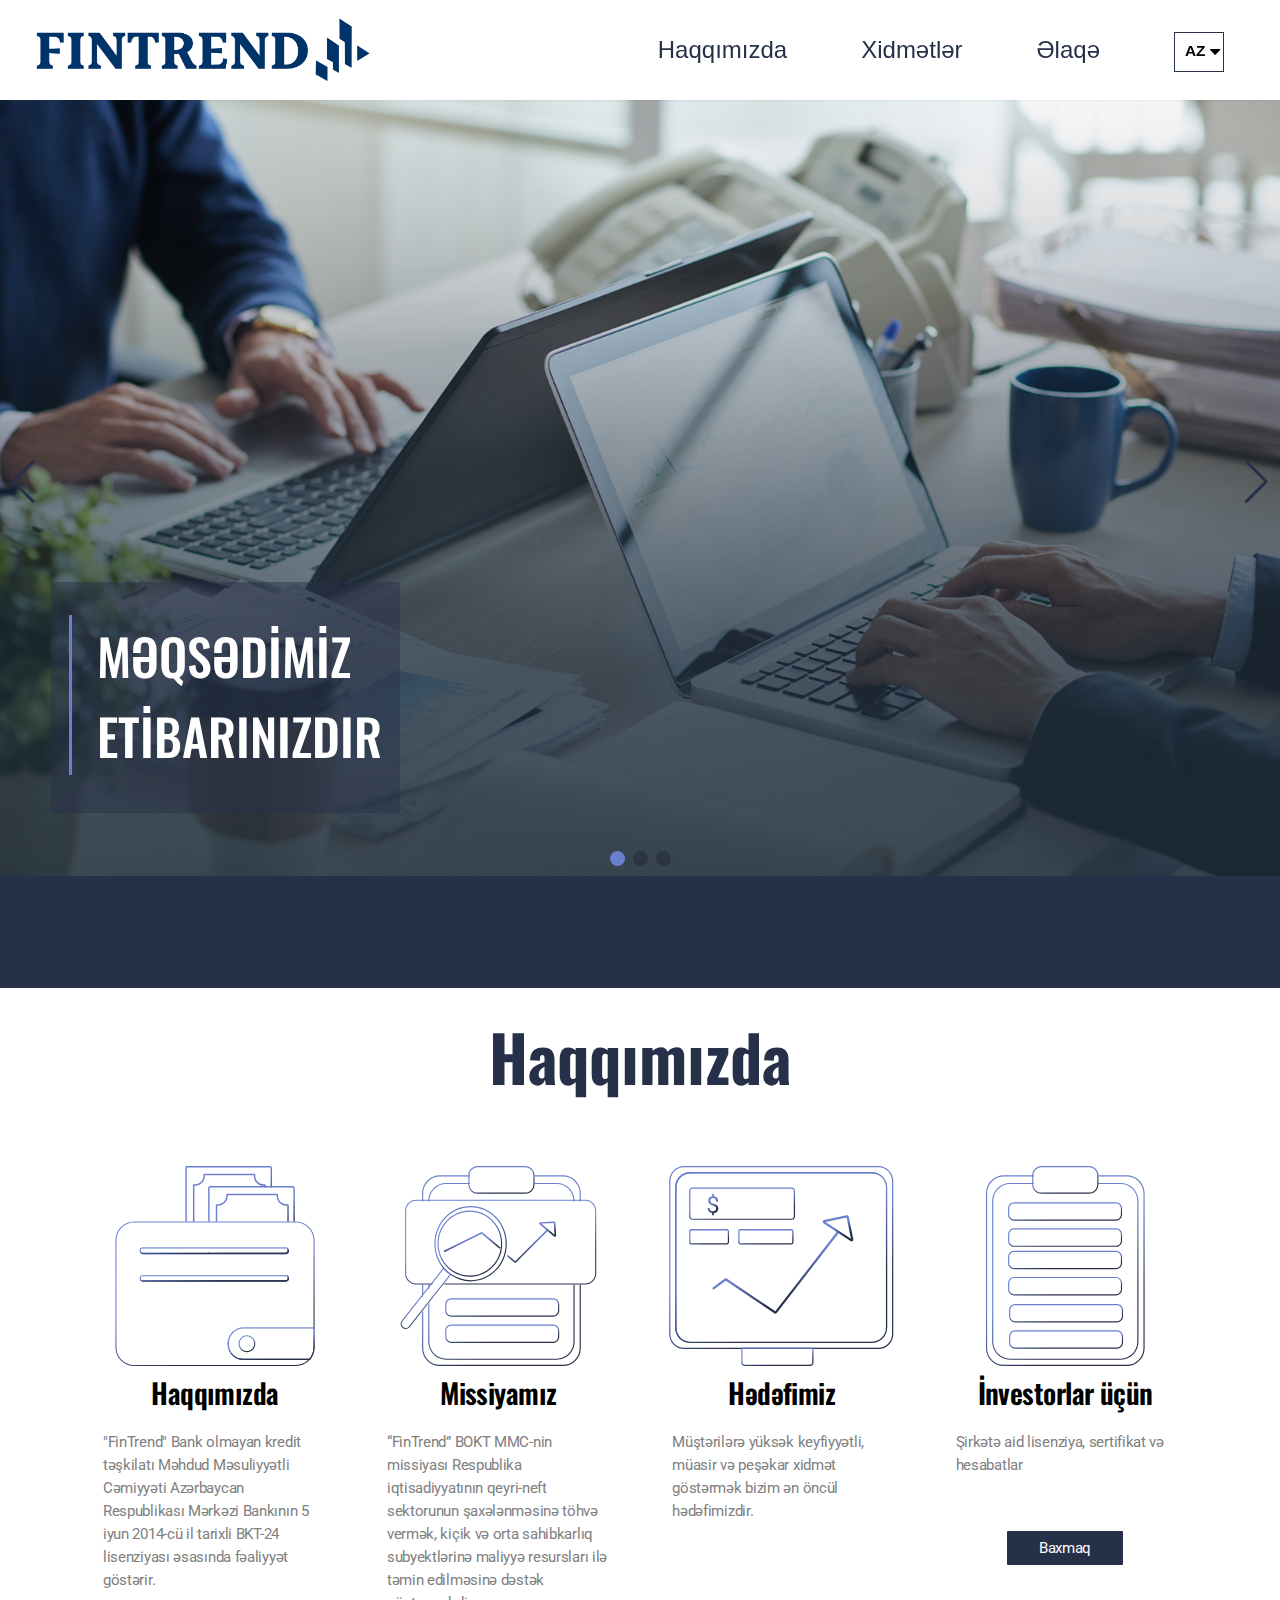
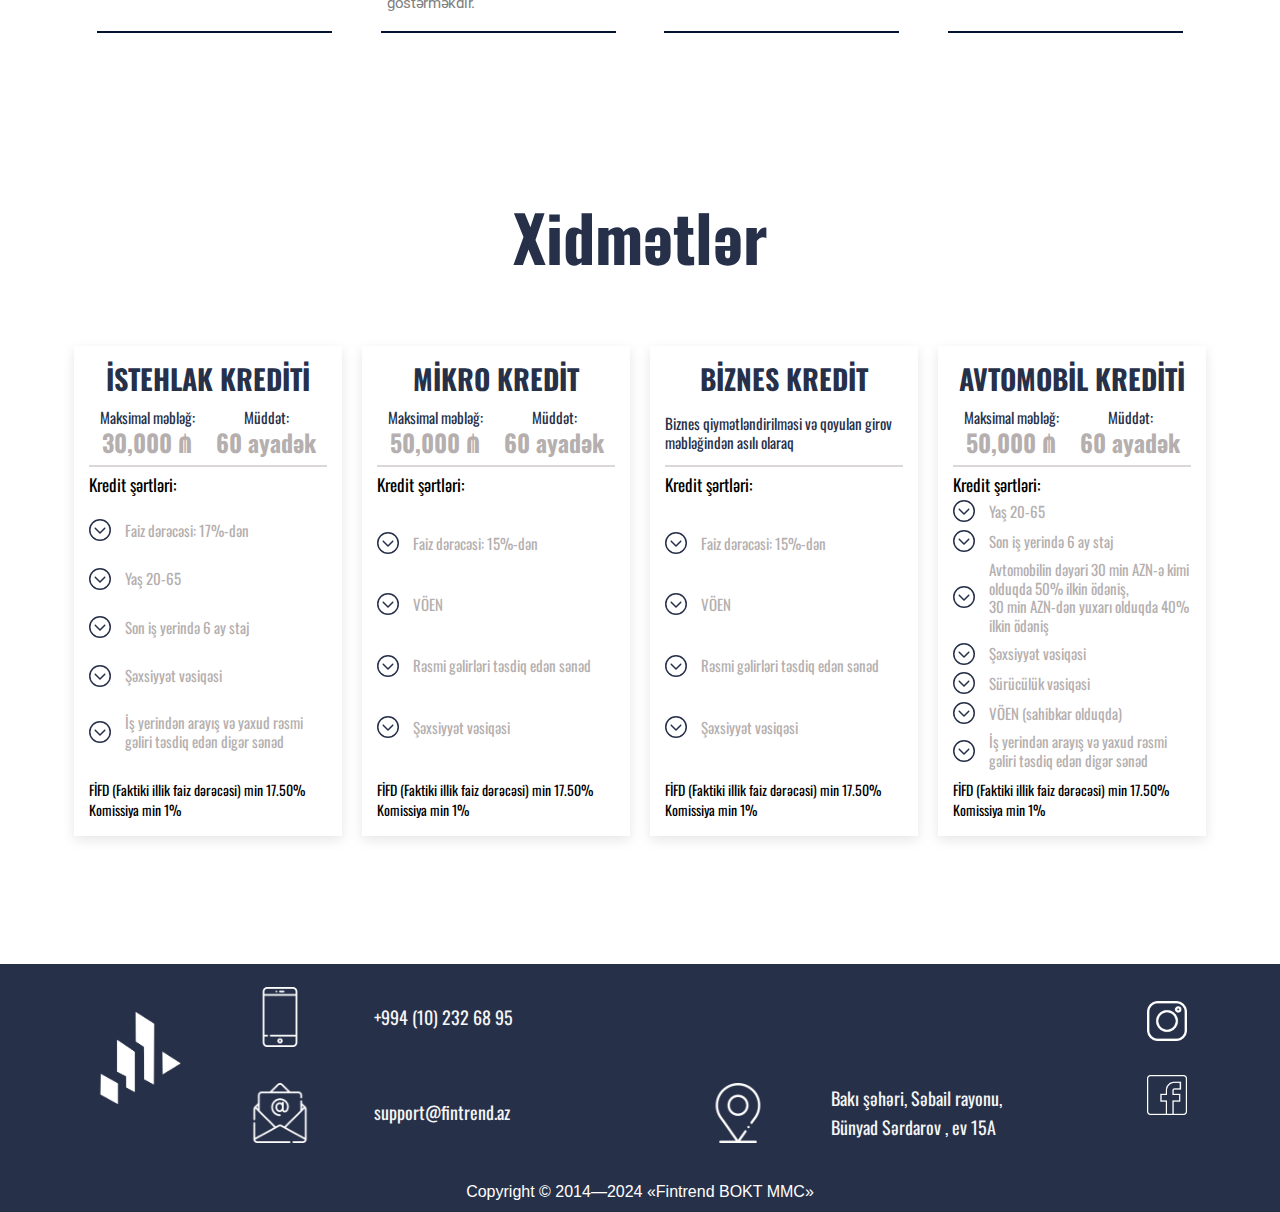
<file: index.html>
<!DOCTYPE html>
<html lang="en">

<head>
  <meta charset="UTF-8" />
  <meta http-equiv="X-UA-Compatible" content="IE=edge" />
  <meta name="viewport" content="width=device-width, initial-scale=1.0" />
  <title>Fintrend</title>

  <!--ico--->
  <link rel="shortcut icon" href="./imgs/ico.png" type="image/x-icon" />
  <script src="https://ajax.googleapis.com/ajax/libs/jquery/3.6.0/jquery.min.js"></script>
  <!-- Link Swiper's CSS -->

  <link rel="stylesheet" href="https://cdn.jsdelivr.net/npm/swiper/swiper-bundle.min.css" />
  <link rel="stylesheet" href="./style/swiper.css" />

  <link rel="stylesheet" href="https://cdnjs.cloudflare.com/ajax/libs/font-awesome/4.7.0/css/font-awesome.min.css" />
  <!---main styles-->
  <link rel="stylesheet" href="./style/contact.css" />

  <link rel="stylesheet" href="./style/burger.css" />

  <link rel="stylesheet" href="./style/style.css" />
</head>

<body>
  <!-- main container----->
  <div class="main_wrapper">
    <!-------->
    <div class="header__container">
      <div class="header__wrapper">
        <!---header img--->
        <div class="header__image">
          <a href="./index.html">
            <img src="./imgs/logo228.png" alt="" />
          </a>
        </div>
        <!----header navigation-->
        <div class="header__nav_wrapper">

          <div class="header__nav__element">            
            <a href="#element2">Haqqımızda</a>
          </div>

          <div class="header__nav__element">
            <a href="#element1">Xidmətlər</a>
          </div>



          <div class="header__nav__element">
            <a href="#element4">Əlaqə</a>
          </div>
          <!---language---->
          <div class="header__nav__element header__nav__element_language">
            <div class="dropdown-container">
              <label for="openDropdown" class="dropdown">
                AZ
                <i class="fa fa-caret-down" aria-hidden="true"></i>
              </label>

              <input type="checkbox" id="openDropdown" hidden />

              <div class="dropdown-menu">
                <a href="./en/index.html">EN</a>
                <a href="./ru/index.html">RU</a>
              </div>
            </div>
          </div>
        </div>
        <!----header mobile burger-->
        <div class="mobile__burger_block">
          <div class="burger-menu">
            <a href="" class="burger-menu_button">
              <spun class="burger-menu_lines"></spun>
            </a>
            <nav class="burger-menu_nav">
              <div class="burger_menu__img">
                <img src="./imgs/logo228.png" alt="" />
              </div>
              <div class="mobile__language">
                <a href="./ru/index.html">RU</a>
                <a href="./en/index.html">EN</a>
              </div>
              <div class="mobile__line"></div>
              <a href="#element2" class="burger-menu_link">Haqqımızda</a>
              <a href="#element1" class="burger-menu_link">Xİdmətlər</a>


            
              <a href="#element4" class="burger-menu_link">Əlaqə</a>
              <div class="burger_menu__all_rights">
                <p>Copyright © 2014-2024 «Fintrend BOKT MMC»</p>
              </div>
            </nav>
            <div class="burger-menu_overlay"></div>
          </div>
        </div>
      </div>
    </div>
    <div class="main__content">
      <!---главный блок слайдера---->
      <div class="main__slider_block">
        <div class="main__slider__wrapper">
          <!-- Swiper -->
          <div class="swiper swiper-container1 mySwiper">
            <div class="swiper-wrapper">
              <div class="swiper-slide">
                <div class="swiper__slide__contentblock">
                  <img class="image__slider__pc" src="./imgs/01.jpg" alt="" />
                  <img class="image__slider__mobile" src="./imgs/01.jpg" alt="">
                  <div class="swiper__slide_content_dontainer">
                    <div class="swpr_sld_content_blockname">

                      Məqsədİmİz <br>
Etİbarınızdır

                    </div>
                    <div class="swpr_sld_content_desc">
                     
                    </div>
                  </div>
                </div>
              </div>
              <div class="swiper-slide">
                <div class="swiper__slide__contentblock swiper__slide__contentblock_girl">
                  <img class="image__slider__pc"  src="./imgs/02.jpg" alt="" />
                  <img class="image__slider__mobile" src="./imgs/02.jpg" alt="">
                  <div class="swiper__slide_content_dontainer">
                    <div class="swpr_sld_content_blockname">

                      
sərfəlİ şərtlərlə  <br>
İSTEHLAK kredİtlərİ
                    </div>
                    <div class="swpr_sld_content_desc">
                     
                    </div>
                  </div>
                </div>
              </div>
              <div class="swiper-slide">
                <div class="swiper__slide__contentblock">
                  <img class="image__slider__pc" src="./imgs/03.jpg" alt="" />
                  <img class="image__slider__mobile" src="./imgs/03.jpg" alt="">
                  <div class="swiper__slide_content_dontainer">
                    <div class="swpr_sld_content_blockname">

                      Bİznesİnİzə dəstək üçün  <br>
mİkrokredİtlər
                    </div>
                    <div class="swpr_sld_content_desc">
                    
                    </div>
                  </div>
                </div>
              </div>
            </div>
            <div class="swiper-button-next"></div>
            <div class="swiper-button-prev"></div>
            <div class="swiper-pagination"></div>
          </div>
        </div>
      </div>





      <!----о нас раздел--->
      <div id="element2" class="block__content__about">
        <div class="about__main_name">Haqqımızda</div>
        <div class="about__container_block">
          <div class="about_wrapper">
            <!---about element----->
            <div class="about__element_block">
              <div class="about__element">
                <div class="about__element__wrapper">
                  <div class="about__element__wrapper_content">
                    <!---image-->
                    <div class="about__image_block">
                      <img src="./imgs/about1.svg" alt="" />
                    </div>
                    <!----about element name---->
                    <div class="about__element__name">
                      <p>Haqqımızda</p>
                    </div>
                    <!---about element name desc------>
                    <div class="about__element__desc">
                      "FinTrend" Bank olmayan kredit təşkilatı Məhdud Məsuliyyətli Cəmiyyəti Azərbaycan Respublikası Mərkəzi Bankının 5 iyun 2014-cü il tarixli BKT-24 lisenziyası əsasında fəaliyyət göstərir.
                    </div>
                  </div>
                  <!---about element line---->
                  <div class="about__element__line"></div>
                </div>
              </div>
            </div>

            <!---about element----->
            <div class="about__element_block">
              <div class="about__element">
                <div class="about__element__wrapper">
                  <div class="about__element__wrapper_content">
                  <!---image-->
                  <div class="about__image_block">
                    <img src="./imgs/about2.svg" alt="" />
                  </div>
                  <!----about element name---->
                  <div class="about__element__name">
                    <p>Missiyamız</p>
                  </div>
                  <!---about element name desc------>
                  <div class="about__element__desc">
                    “FinTrend” BOKT MMC-nin missiyası Respublika iqtisadiyyatının qeyri-neft sektorunun şaxələnməsinə töhvə vermək, kiçik və orta sahibkarlıq subyektlərinə maliyyə resursları ilə təmin edilməsinə dəstək göstərməkdir. 
                  </div>
                </div>
                  <!---about element line---->
                  <div class="about__element__line"></div>
                </div>
              </div>
            </div>

            <!---about element----->
            <div class="about__element_block">
              <div class="about__element">
                <div class="about__element__wrapper">
                  <!---image-->
                  <div class="about__image_block">
                    <img src="./imgs/about3.svg" alt="" />
                  </div>
                  <!----about element name---->
                  <div class="about__element__name">
                    <p>Hədəfimiz</p>
                  </div>
                  <!---about element name desc------>
                  <div class="about__element__desc">
                    Müştərilərə yüksək keyfiyyətli, müasir və peşəkar xidmət göstərmək bizim ən öncül hədəfimizdir.
                  </div>
                  <!---about element line---->
                  <div class="about__element__line"></div>
                </div>
              </div>
            </div>


            <!---about element----->
            <div class="about__element_block">
              <div class="about__element">
                <div class="about__element__wrapper">
                  <!---image-->
                  <div class="about__image_block">
                    <img src="./imgs/about_files.svg" alt="" />
                  </div>
                  <!----about element name---->
                  <div class="about__element__name">
                    <p>İnvestorlar üçün</p>
                  </div>
                  <!---about element name desc------>
                  <div class="about__element__desc">
                    Şirkətə aid lisenziya, sertifikat və hesabatlar
                   <div class="about__files__link">
                    <a href="./files.html">Baxmaq</a>
                   </div>
                  </div>
                  <!---about element line---->
                  <div class="about__element__line"></div>
                </div>
              </div>
            </div>

            
          </div>
        </div>
      </div>
      <!------->
      <!---главный блок услуги---->
      <div id="element1" class="block__content__services">
        <div class="services__main_name">Xidmətlər</div>
        <div class="services__container_block">
          <div class="services__wrapper">
            <!-- services element--->
            <div class="services__element__block">
              <div class="services__element">
                <div class="element__wrapper">
                  <!--services name---->
                  <div class="element__name">İstehlak kredİtİ</div>
                  <!-----date money-->
                  <div class="element__money__date">
                    <div class="services__money">
                      <div class="services__money__desc">
                        <p>Maksimal məbləğ: </p>
                      </div>
                      <div class="services__money_number">
                        <p>30,000  ₼</p>
                      </div>
                    </div>
                    <div class="services__money">
                      <div class="services__money__desc">
                        <p>Müddət: </p>
                      </div>
                      <div class="services__money_number">
                        <p>60 ayadək</p>
                      </div>
                    </div>

                  </div>
                  <!---services line---->
                  <div class="element__line"></div>
                  <!--services desc--->
                  <div class="services__desc__block">
                      <div class="services__desc__block__desc">
                        Kredit şərtləri:
                      </div>
                                          <!---services desc element ---->
                    <div class="services__desc__element">
                      <div class="services__desc__element__image">
                        <img src="./imgs/ok.svg" class="element__ok" alt="" />
                        <img src="./imgs/okw.svg" class="element__okw" alt="" />
                      </div>
                      <div class="services__desc__element__text">
                        Faiz dərəcəsi: 17%-dən
                      </div>
                    </div>
                    <!---services desc element ---->
                    <div class="services__desc__element">
                      <div class="services__desc__element__image">
                        <img src="./imgs/ok.svg" class="element__ok" alt="" />
                        <img src="./imgs/okw.svg" class="element__okw" alt="" />
                      </div>
                      <div class="services__desc__element__text">
                        Yaş 20-65
                      </div>
                    </div>
                      <!---services desc element ---->
                      <div class="services__desc__element">
                       <div class="services__desc__element__image">
                         <img src="./imgs/ok.svg" class="element__ok" alt="" />
                         <img src="./imgs/okw.svg" class="element__okw" alt="" />
                       </div>
                       <div class="services__desc__element__text">
                        Son iş yerində 6 ay staj
                       </div>
                     </div>
                    <!---services desc element ---->
                    <div class="services__desc__element">
                      <div class="services__desc__element__image">
                        <img src="./imgs/ok.svg" class="element__ok" alt="" />
                        <img src="./imgs/okw.svg" class="element__okw" alt="" />
                      </div>
                      <div class="services__desc__element__text">
                        Şəxsiyyət vəsiqəsi
                      </div>
                    </div>
                    <!---services desc element ---->
                    <div class="services__desc__element">
                      <div class="services__desc__element__image">
                        <img src="./imgs/ok.svg" class="element__ok" alt="" />
                        <img src="./imgs/okw.svg" class="element__okw" alt="" />
                      </div>
                      <div class="services__desc__element__text">
                        İş yerindən arayış və yaxud rəsmi gəliri təsdiq edən digər sənəd 
                      </div>
                    </div>

                      <div class="services__desc__block__additional">
                        <p>
                          FİFD (Faktiki illik faiz dərəcəsi) min 17.50%
                        </p>
                        <p>Komissiya min 1%</p>
                      </div>

                  </div>
                  <!----->
                </div>
              </div>
            </div>
            <!-- services element--->
            <div class="services__element__block">
              <div class="services__element">
                <div class="element__wrapper">
                  <!--services name---->
                  <div class="element__name">Mİkro Kredİt</div>
                  <!-----date money-->
                  <div class="element__money__date">
                    <div class="services__money">
                      <div class="services__money__desc">
                        <p>Maksimal məbləğ: </p>
                      </div>
                      <div class="services__money_number">
                        <p>50,000   ₼</p>
                      </div>
                    </div>
                    <div class="services__money">
                      <div class="services__money__desc">
                        <p>Müddət: </p>
                      </div>
                      <div class="services__money_number">
                        <p>60 ayadək</p>
                      </div>
                    </div>
                  </div>
                  <!---services line---->
                  <div class="element__line"></div>
                  <!--services desc--->
                  <div class="services__desc__block">
                      <div class="services__desc__block__desc">
                        Kredit şərtləri:
                      </div>
                                          <!---services desc element ---->
                    <div class="services__desc__element">
                      <div class="services__desc__element__image">
                        <img src="./imgs/ok.svg" class="element__ok" alt="" />
                        <img src="./imgs/okw.svg" class="element__okw" alt="" />
                      </div>
                      <div class="services__desc__element__text">
                        Faiz dərəcəsi: 15%-dən
                      </div>
                    </div>
                    <!---services desc element ---->
                    <div class="services__desc__element">
                      <div class="services__desc__element__image">
                        <img src="./imgs/ok.svg" class="element__ok" alt="" />
                        <img src="./imgs/okw.svg" class="element__okw" alt="" />
                      </div>
                      <div class="services__desc__element__text">
                        VÖEN
                      </div>
                    </div>
                      <!---services desc element ---->
                      <div class="services__desc__element">
                       <div class="services__desc__element__image">
                         <img src="./imgs/ok.svg" class="element__ok" alt="" />
                         <img src="./imgs/okw.svg" class="element__okw" alt="" />
                       </div>
                       <div class="services__desc__element__text">
                        Rəsmi gəlirləri təsdiq edən sənəd 
                       </div>
                     </div>
                    <!---services desc element ---->
                    <div class="services__desc__element">
                      <div class="services__desc__element__image">
                        <img src="./imgs/ok.svg" class="element__ok" alt="" />
                        <img src="./imgs/okw.svg" class="element__okw" alt="" />
                      </div>
                      <div class="services__desc__element__text">
                        Şəxsiyyət vəsiqəsi
                      </div>
                    </div>

                      <div class="services__desc__block__additional">
                        <p>
                          FİFD (Faktiki illik faiz dərəcəsi) min 17.50%
                        </p>
                        <p>Komissiya min 1%</p>
                      </div>

                  </div>
                  <!----->
                </div>
              </div>
            </div>
             <!-- services element--->
             <div class="services__element__block">
                          <div class="services__element">
                            <div class="element__wrapper">
                              <!--services name---->
                              <div class="element__name">Bİznes  kredİt</div>
                              <!-----date money-->
                              <div class="element__money__date">
                                <div class="services__money">
                                  <div class="services__money__desc">
                                    <p> Biznes qiymətləndirilməsi və qoyulan girov məbləğindən asılı olaraq</p>
                                  </div>

                                  <div class="services__money_number">
                                   
                                  </div>
                                </div>
                              </div>
                              <!---services line---->
                              <div class="element__line"></div>
                              <!--services desc--->
                              <div class="services__desc__block">
                                  <div class="services__desc__block__desc">
                                    Kredit şərtləri:
                                  </div>
                                <!---services desc element ---->
                                <div class="services__desc__element">
                                  <div class="services__desc__element__image">
                                    <img src="./imgs/ok.svg" class="element__ok" alt="" />
                                    <img src="./imgs/okw.svg" class="element__okw" alt="" />
                                  </div>
                                  <div class="services__desc__element__text">
                                    Faiz dərəcəsi: 15%-dən
                                  </div>
                                </div>
                                  <!---services desc element ---->
                                  <div class="services__desc__element">
                                   <div class="services__desc__element__image">
                                     <img src="./imgs/ok.svg" class="element__ok" alt="" />
                                     <img src="./imgs/okw.svg" class="element__okw" alt="" />
                                   </div>
                                   <div class="services__desc__element__text">
                                    VÖEN
                                   </div>
                                 </div>
                                                                 <!---services desc element ---->
                                <div class="services__desc__element">
                                  <div class="services__desc__element__image">
                                    <img src="./imgs/ok.svg" class="element__ok" alt="" />
                                    <img src="./imgs/okw.svg" class="element__okw" alt="" />
                                  </div>
                                  <div class="services__desc__element__text">
                                    Rəsmi gəlirləri təsdiq edən sənəd 
                                  </div>
                                </div>
                                <!---services desc element ---->
                                <div class="services__desc__element">
                                  <div class="services__desc__element__image">
                                    <img src="./imgs/ok.svg" class="element__ok" alt="" />
                                    <img src="./imgs/okw.svg" class="element__okw" alt="" />
                                  </div>
                                  <div class="services__desc__element__text">
                                    Şəxsiyyət vəsiqəsi
                                  </div>
                                </div>


            
                                  <div class="services__desc__block__additional">
                                    <p>
                                      FİFD (Faktiki illik faiz dərəcəsi) min 17.50%
                                    </p>
                                    <p>Komissiya min 1%</p>
                                  </div>
            
                              </div>
                              <!----->
                            </div>
                          </div>
             </div>
              <!-- services element--->
            <div class="services__element__block services__desc__block_auto">
              <div class="services__element services__element_auto ">
                <div class="element__wrapper">
                  <!--services name---->
                  <div class="element__name">Avtomobİl kredİtİ</div>
                  <!-----date money-->
                  <div class="element__money__date">
                    <div class="services__money">
                      <div class="services__money__desc">
                        <p>Maksimal məbləğ: </p>
                      </div>
                      <div class="services__money_number">
                        <p>50,000   ₼</p>
                      </div>
                    </div>
                    <div class="services__money">
                      <div class="services__money__desc">
                        <p>Müddət: </p>
                      </div>
                      <div class="services__money_number">
                        <p>60 ayadək</p>
                      </div>
                    </div>
                  </div>
                  <!---services line---->
                  <div class="element__line"></div>
                  <!--services desc--->
                  <div class="services__desc__block services__desc__block_auto">
                      <div class="services__desc__block__desc">
                        Kredit şərtləri:
                      </div>
                    <!---services desc element ---->
                    <div class="services__desc__element">
                      <div class="services__desc__element__image">
                        <img src="./imgs/ok.svg" class="element__ok" alt="" />
                        <img src="./imgs/okw.svg" class="element__okw" alt="" />
                      </div>
                      <div class="services__desc__element__text">
                        Yaş 20-65
                      </div>
                    </div>
                      <!---services desc element ---->
                      <div class="services__desc__element">
                       <div class="services__desc__element__image ">
                         <img src="./imgs/ok.svg" class="element__ok" alt="" />
                         <img src="./imgs/okw.svg" class="element__okw" alt="" />
                       </div>
                       <div class="services__desc__element__text">
                        Son iş yerində 6 ay staj
                       </div>
                     </div>
                    <!---services desc element ---->
                    <div class="services__desc__element">
                      <div class="services__desc__element__image ">
                        <img src="./imgs/ok.svg" class="element__ok" alt="" />
                        <img src="./imgs/okw.svg" class="element__okw" alt="" />
                      </div>
                      <div class="services__desc__element__text">
                        Avtomobilin dəyəri 30 min AZN-ə kimi olduqda 50% ilkin ödəniş, <br> 30 min AZN-dən yuxarı olduqda 40% ilkin ödəniş 
                      </div>
                    </div>
                    <!---services desc element ---->
                    <div class="services__desc__element">
                      <div class="services__desc__element__image ">
                        <img src="./imgs/ok.svg" class="element__ok" alt="" />
                        <img src="./imgs/okw.svg" class="element__okw" alt="" />
                      </div>
                      <div class="services__desc__element__text">
                        Şəxsiyyət vəsiqəsi
                      </div>
                    </div>


                   <!---services desc element ---->
                   <div class="services__desc__element">
                     <div class="services__desc__element__image ">
                       <img src="./imgs/ok.svg" class="element__ok" alt="" />
                       <img src="./imgs/okw.svg" class="element__okw" alt="" />
                     </div>
                     <div class="services__desc__element__text">
                      Sürücülük vəsiqəsi
                     </div>
                   </div>

                  <!---services desc element ---->
                  <div class="services__desc__element">
                    <div class="services__desc__element__image ">
                      <img src="./imgs/ok.svg" class="element__ok" alt="" />
                      <img src="./imgs/okw.svg" class="element__okw" alt="" />
                    </div>
                    <div class="services__desc__element__text">
                      VÖEN (sahibkar olduqda)
                    </div>
                  </div>
                  <!---services desc element ---->
                  <div class="services__desc__element">
                    <div class="services__desc__element__image ">
                      <img src="./imgs/ok.svg" class="element__ok" alt="" />
                      <img src="./imgs/okw.svg" class="element__okw" alt="" />
                    </div>
                    <div class="services__desc__element__text">
                      İş yerindən arayış və yaxud rəsmi gəliri təsdiq edən digər sənəd 
                    </div>
                  </div>

                   

                      <div class="services__desc__block__additional">
                        <p>
                          FİFD (Faktiki illik faiz dərəcəsi) min 17.50%
                        </p>
                        <p>Komissiya min 1%</p>
                      </div>

                  </div>
                  <!----->
                </div>
              </div>
            </div>

          </div>
        </div>
      </div>


      <!--Контакты--->
      <div  class="block__content__contacts">
        <div class="contact__with_us_wrapper">
          <div style="margin-bottom: 20px;" class="services__main_name">
            Əlaqə
          </div>

          <div class="contact__with_us_data">
            <!--contact numbers-->
            <div class="contact__with_us_data-numbers">
              <p class="contact__with_us_data-numbers-p">Nömrələr</p>
              <p class="contact__with_us_data-numbers-p2">
                tel: +994 (12) 564 48 18
              </p>
              <p class="contact__with_us_data-numbers-p2">
                tel: +994 (12) 564 17 36
              </p>
              <p class="contact__with_us_data-numbers-p2">
                mob: +994 (50) 229 74 71
              </p>
            </div>
            <!--contact adress-->
            <div class="contact__with_us_data-adress">
              <p class="contact__with_us_data-numbers-p">Email</p>
              <p class="contact__with_us_data-p">contact@fintrend.az</p>
            </div>
            <!--contact adress-->
            <div class="contact__with_us_data-adress">
              <p class="contact__with_us_data-numbers-p">Ünvan</p>
              <p class="contact__with_us_data-p">Azərbaycan Bakı, Zərifə Əliyeva küç.,55</p>
            </div>
            <!--contact social-->
            <div class="contact__with_us_data-social">
              <div class="contact__with_us_data-social-name">
                Social
              </div>
              <div class="contact__social__wrapper">
                <div class="contact__with_us_data-social_block">
                  <i class="fa fa-whatsapp" aria-hidden="true"></i>
                </div>
                <div class="contact__with_us_data-social_block">
                  <i class="fa fa-telegram" aria-hidden="true"></i>
                </div>
                <div class="contact__with_us_data-social_block">
                  <i class="fa fa-envelope" aria-hidden="true"></i>
                </div>
                <div class="contact__with_us_data-social_block">
                  <i class="fa fa-facebook" aria-hidden="true"></i>
                </div>
                <div class="contact__with_us_data-social_block">

                  <i class="fa fa-instagram" aria-hidden="true"></i>
                </div>

              </div>
            </div>
          </div>

          <div class="contact__with_us_form">
            <form action="" class="contact__with_us_form-form">
              <div class="contact__form_name">Əlaqə forması</div>
              <!--Name & phone-->
              <div class="contact__form-info">
                <input type="text" class="contact__form-info_input" placeholder="*Adınız">
                <input type="phone" class="contact__form-info_input" placeholder="Telefon">
              </div>
              <!--email & subject-->
              <div class="contact__form-info">
                <input type="email" class="contact__form-info_input" placeholder="*Email">
                <input type="text" class="contact__form-info_input" placeholder="Mövzu">
              </div>
              <!--Message Area-->
              <div class="contact__form-info">
                <textarea name="" class="contact__form-message" placeholder="Sizin message"></textarea>
              </div>
              <div class="submit__button__wrapper">
                <!--submit button-->
                <button type="submit" class="contact__form-button">
                  Göndər
                </button>
              </div>
            </form>
          </div>

        </div>
      </div>
      <!------->

      <div id="element4" class="footer__container">
        <div class="footer__content">
          <div class="footer__content__wrapper">
            <!------footer logo-->
            <div class="footer__content__logo">
              <img src="./imgs/footer__logo.png" alt="">
            </div>
            <!---footer contact data--->
            <div class="footer__content__contact">
              <div class="footer__content__contact__wrapper">
                <div class="footer__contact__element_wrapper">
                  <div class="footer__contact__element">
                    <div class="footer__contact__element__img">
                      <img src="./imgs/phone.png" alt="">
                    </div>
                    <div class="footer__contact__element__data">
                      <p>+994 (10) 232 68 95</p>
                    </div>
                  </div>
<!---
                  <div class="footer__contact__element">
                    <div class="footer__contact__element__img">
                      <img src="./imgs/telephone.png" alt="">
                    </div>
                    <div class="footer__contact__element__data">
                      <p>+994 (12) 564 48 18</p>
                      <p>+994 (12) 564 17 36</p>
                    </div>
                  </div>

                -->
                </div>
                <div class="footer__contact__element_wrapper footer__contact__element_wrapper2">
                  
                  
                  



                  <div class="footer__contact__element">
                    <div class="footer__contact__element__img">
                      <img src="./imgs/email.png" alt="">
                    </div>
                    <div class="footer__contact__element__data">
                      <p>support@fintrend.az</p>
                    </div>
                  </div>
                  <div class="footer__contact__element">
                    <div class="footer__contact__element__img">
                      <img src="./imgs/map.png" alt="">
                    </div>
                    <div class="footer__contact__element__data">
                      <p>Bakı şəhəri, Səbail rayonu, <br> Bünyad Sərdarov , ev 15A</p>
                    </div>
                  </div>
                </div>
              </div>
            </div>

            <!---footer social--->
            <div class="footer__content__social">
              <div class="footer__content__social__wrapper">
                <div class="footer__content__social__img">
                  <a href="#">
                    <img src="./imgs/instagram.png" alt="" srcset="">
                  </a>
                </div>

                <div class="footer__content__social__img">
                  <a href="#">
                    <img src="./imgs/facebook.png" alt="" srcset="">
                  </a>
                </div>
              </div>
            </div>
          </div>
        </div>

        <div class="footer__rights">
          <p>Copyright © 2014—2024 «Fintrend BOKT MMC»</p>
        </div>
      </div>
    </div>

    <!-- Swiper JS -->
    <script src="https://cdn.jsdelivr.net/npm/swiper/swiper-bundle.min.js"></script>

    <!-- Initialize Swiper -->
    <script>
      var swiper = new Swiper(".swiper-container1", {
        slidesPerView: 1,

        loop: true,
        autoplay: {
          delay: 3800,
          disableOnInteraction: false,
        },
        pagination: {
          el: ".swiper-pagination",
          clickable: true,
        },
        navigation: {
          nextEl: ".swiper-button-next",
          prevEl: ".swiper-button-prev",
        },
      });

      var swiper2 = new Swiper(".swiper-container2", {
        slidesPerView: 1,

        loop: true,
        navigation: {
          nextEl: ".swiper-button-next1",
          prevEl: ".swiper-button-prev1",
        },
      });
    </script>
    <!-- Initialize Swiper -->

    <script src="./js/script.js"></script>

          
</body>

</html>
<!----CREATED BY DENIS AKERSHTEYN
  ///////////////////////////////////
  https://github.com/dakerdenis/fintrend
  ///////////////////////////////////
  for connecting https://daker.website/ 
  -------->
</file>
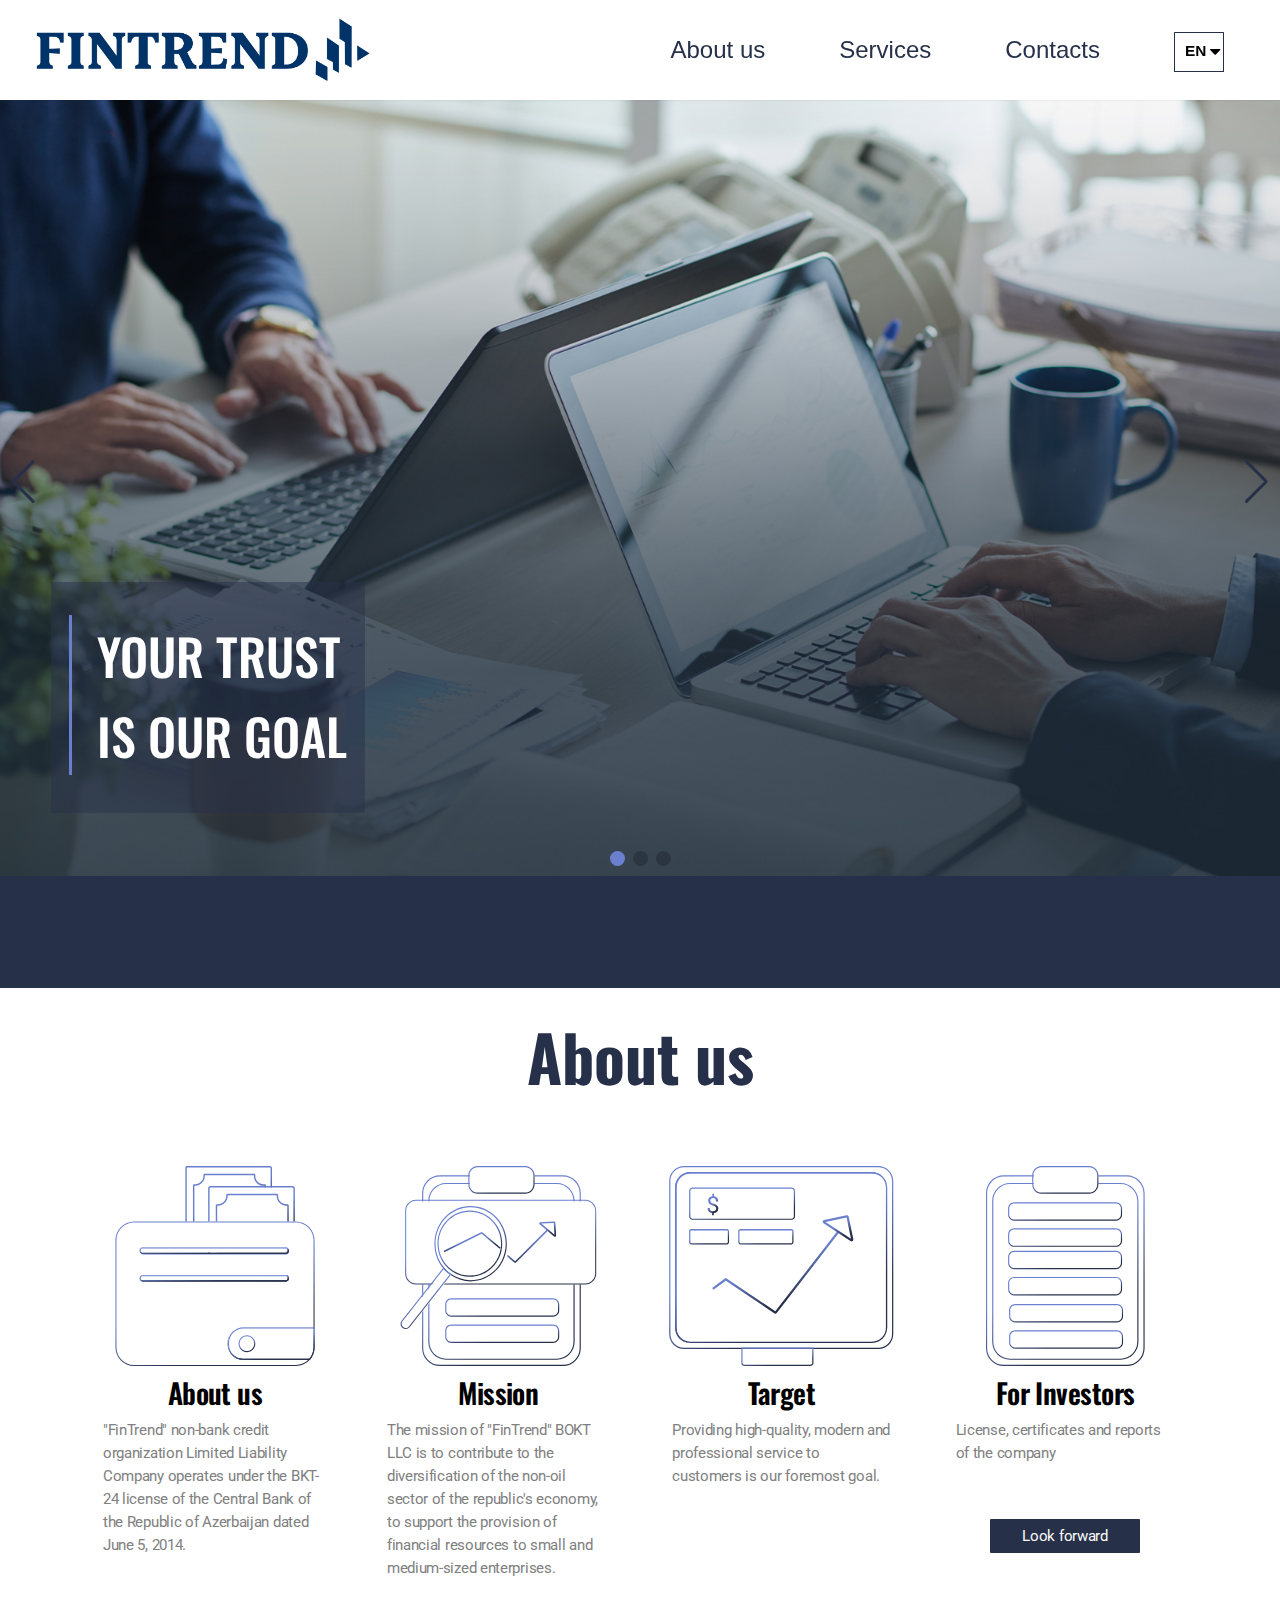
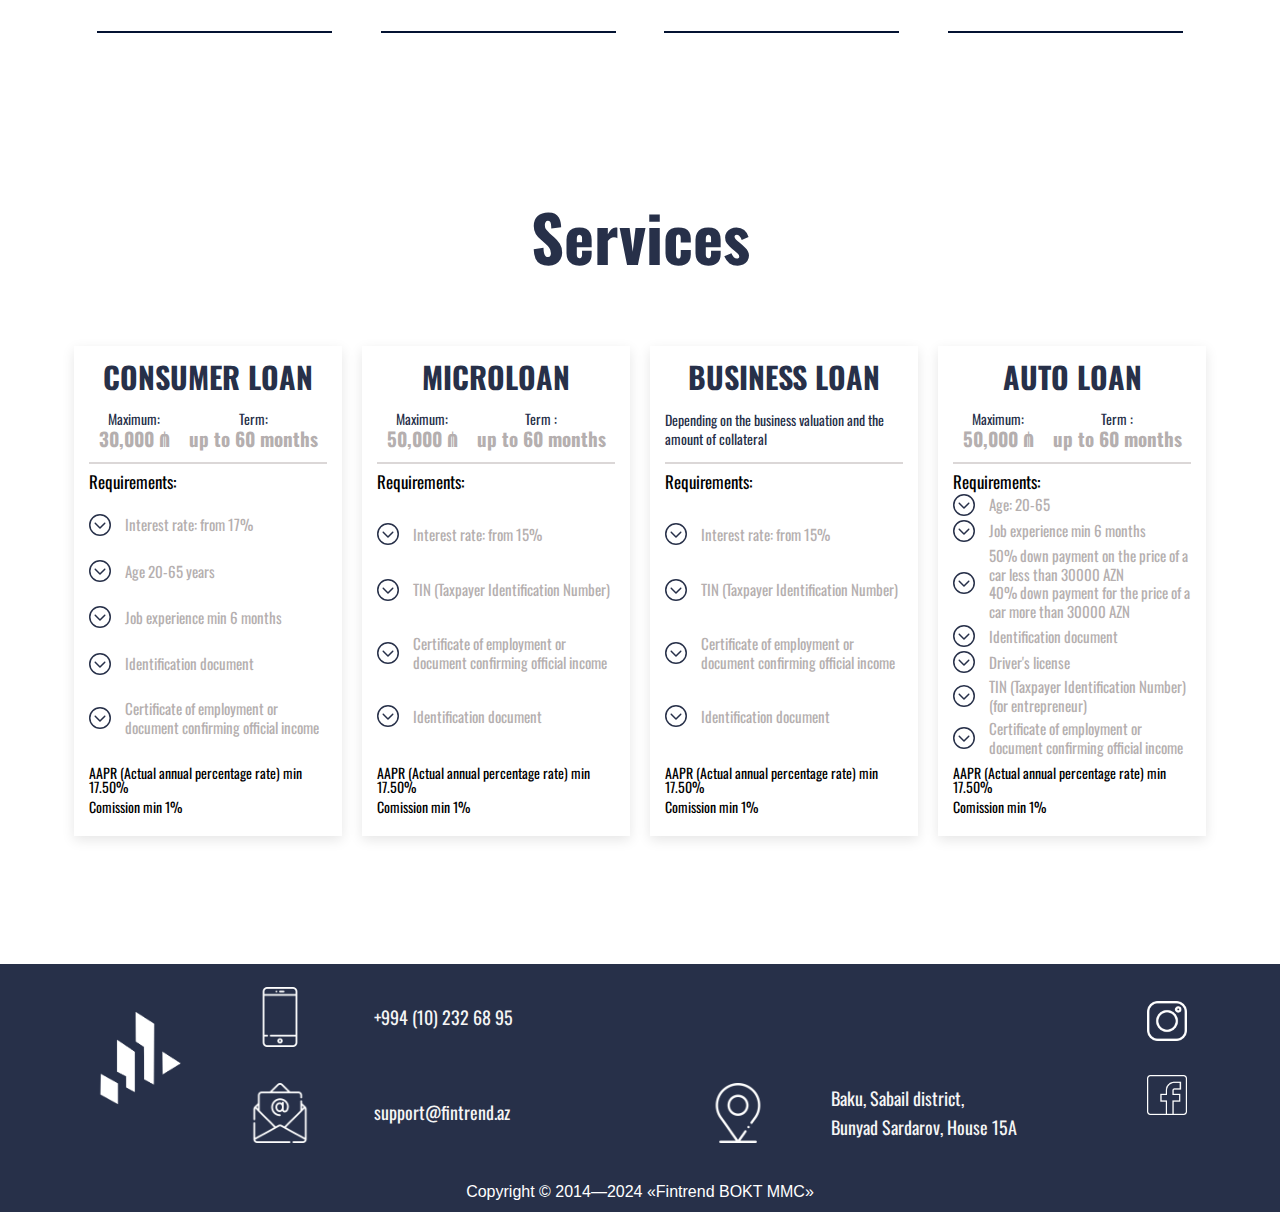
<file: en/index.html>
<!DOCTYPE html>
<html lang="en">

<head>
  <meta charset="UTF-8" />
  <meta http-equiv="X-UA-Compatible" content="IE=edge" />
  <meta name="viewport" content="width=device-width, initial-scale=1.0" />
  <title>Fintrend</title>

  <!--ico--->
  <link rel="shortcut icon" href="../imgs/ico.png" type="image/x-icon" />
  <script src="https://ajax.googleapis.com/ajax/libs/jquery/3.6.0/jquery.min.js"></script>
  <!-- Link Swiper's CSS -->

  <link rel="stylesheet" href="https://cdn.jsdelivr.net/npm/swiper/swiper-bundle.min.css" />
  <link rel="stylesheet" href="../style/swiper.css" />

  <link rel="stylesheet" href="https://cdnjs.cloudflare.com/ajax/libs/font-awesome/4.7.0/css/font-awesome.min.css" />
  <!---main styles-->
  <link rel="stylesheet" href="../style/contact.css" />
  <link rel="stylesheet" href="../style/style.css" />
  <link rel="stylesheet" href="../style/burger.css" />

  <!---en styles---->
  <link rel="stylesheet" href="../ru/style.css">
</head>

<body>

  <style>
    @media only screen and (max-width: 427px) {
      .services__element_auto{
      height: 499px;
    }
}

  </style>
  <!-- main container----->
  <div class="main_wrapper">
    <!-------->
    <div class="header__container">
      <div class="header__wrapper">
        <!---header img--->
        <div class="header__image">
          <a href="./index.html">
            <img src="../imgs/logo228.png" alt="" />
          </a>
        </div>
        <!----header navigation-->
        <div class="header__nav_wrapper">
          <div class="header__nav__element">
            <a href="#element2">About us</a>
          </div>

          <div class="header__nav__element">
            <a href="#element1">Services</a>
          </div>

          <div class="header__nav__element">
            <a href="#element4">Contacts</a>
          </div>
          <!---language---->
          <div class="header__nav__element header__nav__element_language">
            <div class="dropdown-container">
              <label for="openDropdown" class="dropdown">
                EN
                <i class="fa fa-caret-down" aria-hidden="true"></i>
              </label>

              <input type="checkbox" id="openDropdown" hidden />

              <div class="dropdown-menu">
                <a href="../index.html">AZ</a>
                <a href="../ru/index.html">RU</a>
              </div>
            </div>
          </div>
        </div>
        <!----header mobile burger-->
        <div class="mobile__burger_block">
          <div class="burger-menu">
            <a href="" class="burger-menu_button">
              <spun class="burger-menu_lines"></spun>
            </a>
            <nav class="burger-menu_nav">
              <div class="burger_menu__img">
                <img src="../imgs/logo228.png" alt="" />
              </div>
              <div class="mobile__language">
                <a href="../index.html">AZ</a>
                <a href="../ru/index.html">RU</a>
              </div>
              <div class="mobile__line"></div>
              <a href="#element2" class="burger-menu_link">About us</a>
              <a href="#element1" class="burger-menu_link">Services</a>

              <a href="#element4" class="burger-menu_link">Contacts</a>
              <div class="burger_menu__all_rights">
                <p>Copyright © 2014-2024 «Fintrend BOKT MMC»</p>
              </div>
            </nav>
            <div class="burger-menu_overlay"></div>
          </div>
        </div>
      </div>
    </div>
    <div class="main__content">
      <!---главный блок слайдера---->
      <div class="main__slider_block">
        <div class="main__slider__wrapper">
          <!-- Swiper -->
          <div class="swiper swiper-container1 mySwiper">
            <div class="swiper-wrapper">
              <div class="swiper-slide">
                <div class="swiper__slide__contentblock">
                  <img class="image__slider__pc" src="../imgs/01.jpg" alt="" />
                  <img class="image__slider__mobile" src="../imgs/01.jpg" alt="">
                  <div class="swiper__slide_content_dontainer">
                    <div class="swpr_sld_content_blockname">

                      YOUR TRUST <br> IS OUR GOAL
                    </div>
                    <div class="swpr_sld_content_desc">
                     
                    </div>
                  </div>
                </div>
              </div>
              <div class="swiper-slide">
                <div class="swiper__slide__contentblock swiper__slide__contentblock_girl">
                  <img class="image__slider__pc"  src="../imgs/02.jpg" alt="" />
                  <img class="image__slider__mobile" src="../imgs/02.jpg" alt="">
                  <div class="swiper__slide_content_dontainer">
                    <div class="swpr_sld_content_blockname">
                      FAVORABLE TERMS <br>
ON CONSUMER LOANS
                    </div>
                    <div class="swpr_sld_content_desc">
                     
                    </div>
                  </div>
                </div>
              </div>
              <div class="swiper-slide">
                <div class="swiper__slide__contentblock">
                  <img class="image__slider__pc" src="../imgs/03.jpg" alt="" />
                  <img class="image__slider__mobile" src="../imgs/03.jpg" alt="">
                  <div class="swiper__slide_content_dontainer">
                    <div class="swpr_sld_content_blockname">

                      SUPPORT YOUR BUSINESS <br>
WITH MICROLOANS
                    </div>
                    <div class="swpr_sld_content_desc">
                    
                    </div>
                  </div>
                </div>
              </div>
            </div>
            <div class="swiper-button-next"></div>
            <div class="swiper-button-prev"></div>
            <div class="swiper-pagination"></div>
          </div>
        </div>
      </div>




      <!----о нас раздел--->
      <div id="element2" class="block__content__about">
        <div class="about__main_name">About us</div>
        <div class="about__container_block">
          <div class="about_wrapper">
            <!---about element----->
            <div class="about__element_block">
              <div class="about__element">
                <div class="about__element__wrapper">
                  <div class="about__element__wrapper_content">
                    <!---image-->
                    <div class="about__image_block">
                      <img src="../imgs/about1.svg" alt="" />
                    </div>
                    <!----about element name---->
                    <div class="about__element__name">
                      <p>About us</p>
                    </div>
                    <!---about element name desc------>
                    <div class="about__element__desc">
                      "FinTrend" non-bank credit organization Limited Liability Company operates under the BKT-24 license of the Central Bank of the Republic of Azerbaijan dated June 5, 2014.
                    </div>
                  </div>
                  <!---about element line---->
                  <div class="about__element__line"></div>
                </div>
              </div>
            </div>

            <!---about element----->
            <div class="about__element_block">
              <div class="about__element">
                <div class="about__element__wrapper">
                  <div class="about__element__wrapper_content">
                  <!---image-->
                  <div class="about__image_block">
                    <img src="../imgs/about2.svg" alt="" />
                  </div>
                  <!----about element name---->
                  <div class="about__element__name">
                    <p>Mission</p>
                  </div>
                  <!---about element name desc------>
                  <div class="about__element__desc">
                    The mission of "FinTrend" BOKT LLC is to contribute to the diversification of the non-oil sector of the republic's economy, to support the provision of financial resources to small and medium-sized enterprises.
                  </div>
                </div>
                  <!---about element line---->
                  <div class="about__element__line"></div>
                </div>
              </div>
            </div>

            <!---about element----->
            <div class="about__element_block">
              <div class="about__element">
                <div class="about__element__wrapper">
                  <!---image-->
                  <div class="about__image_block">
                    <img src="../imgs/about3.svg" alt="" />
                  </div>
                  <!----about element name---->
                  <div class="about__element__name">
                    <p>Target</p>
                  </div>
                  <!---about element name desc------>
                  <div class="about__element__desc">
                    Providing high-quality, modern and professional service to customers is our foremost goal.
                  </div>
                  <!---about element line---->
                  <div class="about__element__line"></div>
                </div>
              </div>
            </div>

            <!---about element----->
            <div class="about__element_block">
              <div class="about__element">
                <div class="about__element__wrapper">
                  <!---image-->
                  <div class="about__image_block">
                    <img src="../imgs/about_files.svg" alt="" />
                  </div>
                  <!----about element name---->
                  <div class="about__element__name">
                    <p>For Investors</p>
                  </div>
                  <!---about element name desc------>
                  <div class="about__element__desc">
                    License, certificates and reports of the company
                   <div class="about__files__link">
                    <a href="./files.html">Look forward</a>
                   </div>
                  </div>
                  <!---about element line---->
                  <div class="about__element__line"></div>
                </div>
              </div>
            </div>
          </div>
        </div>
      </div>
      <!------->
      <!---главный блок услуги---->
      <div id="element1" class="block__content__services">
        <div class="services__main_name">Services</div>
        <div class="services__container_block">
          <div class="services__wrapper">
            <!-- services element--->
            <div class="services__element__block">
              <div class="services__element">
                <div class="element__wrapper">
                  <!--services name---->
                  <div class="element__name">Consumer Loan</div>
                  <!-----date money-->
                  <div class="element__money__date">
                    <div class="services__money">
                      <div class="services__money__desc">
                        <p>Maximum: </p>
                      </div>
                      <div class="services__money_number">
                        <p>30,000  ₼</p>
                      </div>
                    </div>
                    <div class="services__money">
                      <div class="services__money__desc">
                        <p>Term: </p>
                      </div>
                      <div class="services__money_number">
                        <p>up to 60 months</p>
                      </div>
                    </div>

                  </div>
                  <!---services line---->
                  <div class="element__line"></div>
                  <!--services desc--->
                  <div class="services__desc__block">
                      <div class="services__desc__block__desc">
                        Requirements:
                      </div>
                                          <!---services desc element ---->
                    <div class="services__desc__element">
                      <div class="services__desc__element__image">
                        <img src="../imgs/ok.svg" class="element__ok" alt="" />
                        <img src="../imgs/okw.svg" class="element__okw" alt="" />
                      </div>
                      <div class="services__desc__element__text">
                        Interest rate: from 17% 
                      </div>
                    </div>
                    <!---services desc element ---->
                    <div class="services__desc__element">
                      <div class="services__desc__element__image">
                        <img src="../imgs/ok.svg" class="element__ok" alt="" />
                        <img src="../imgs/okw.svg" class="element__okw" alt="" />
                      </div>
                      <div class="services__desc__element__text">
                        Age 20-65 years 
                      </div>
                    </div>
                      <!---services desc element ---->
                      <div class="services__desc__element">
                       <div class="services__desc__element__image">
                         <img src="../imgs/ok.svg" class="element__ok" alt="" />
                         <img src="../imgs/okw.svg" class="element__okw" alt="" />
                       </div>
                       <div class="services__desc__element__text">                 
                        Job experience min 6 months
                       </div>
                     </div>
                    <!---services desc element ---->
                    <div class="services__desc__element">
                      <div class="services__desc__element__image">
                        <img src="../imgs/ok.svg" class="element__ok" alt="" />
                        <img src="../imgs/okw.svg" class="element__okw" alt="" />
                      </div>
                      <div class="services__desc__element__text">
                        Identification document
                      </div>
                    </div>
                    <!---services desc element ---->
                    <div class="services__desc__element">
                      <div class="services__desc__element__image">
                        <img src="../imgs/ok.svg" class="element__ok" alt="" />
                        <img src="../imgs/okw.svg" class="element__okw" alt="" />
                      </div>
                      <div class="services__desc__element__text">
                        Certificate of employment or document confirming official income 
                      </div>
                    </div>

                      <div class="services__desc__block__additional">
                        <p>
                          AAPR (Actual annual percentage rate) min 17.50%
                        </p>
                        <p>Comission min 1%</p>
                      </div>

                  </div>
                  <!----->
                </div>
              </div>
            </div>
            <!-- services element--->
            <div class="services__element__block">
              <div class="services__element">
                <div class="element__wrapper">
                  <!--services name---->
                  <div class="element__name">Microloan</div>
                  <!-----date money-->
                  <div class="element__money__date">
                    <div class="services__money">
                      <div class="services__money__desc">
                        <p>Maximum: </p>
                      </div>
                      <div class="services__money_number">
                        <p>50,000   ₼</p>
                      </div>
                    </div>
                    <div class="services__money">
                      <div class="services__money__desc">
                        <p>Term : </p>
                      </div>
                      <div class="services__money_number">
                        <p>up to 60 months</p>
                      </div>
                    </div>
                  </div>
                  <!---services line---->
                  <div class="element__line"></div>
                  <!--services desc--->
                  <div class="services__desc__block">
                      <div class="services__desc__block__desc">
                        Requirements:
                      </div>
                                          <!---services desc element ---->
                    <div class="services__desc__element">
                      <div class="services__desc__element__image">
                        <img src="../imgs/ok.svg" class="element__ok" alt="" />
                        <img src="../imgs/okw.svg" class="element__okw" alt="" />
                      </div>
                      <div class="services__desc__element__text">
                        Interest rate: from 15% 
                      </div>
                    </div>
                    <!---services desc element ---->
                    <div class="services__desc__element">
                      <div class="services__desc__element__image">
                        <img src="../imgs/ok.svg" class="element__ok" alt="" />
                        <img src="../imgs/okw.svg" class="element__okw" alt="" />
                      </div>
                      <div class="services__desc__element__text">
                        TIN (Taxpayer Identification Number)
                      </div>
                    </div>
                      <!---services desc element ---->
                      <div class="services__desc__element">
                       <div class="services__desc__element__image">
                         <img src="../imgs/ok.svg" class="element__ok" alt="" />
                         <img src="../imgs/okw.svg" class="element__okw" alt="" />
                       </div>
                       <div class="services__desc__element__text">
                        Certificate of employment or document confirming official income 
                       </div>
                     </div>
                    <!---services desc element ---->
                    <div class="services__desc__element">
                      <div class="services__desc__element__image">
                        <img src="../imgs/ok.svg" class="element__ok" alt="" />
                        <img src="../imgs/okw.svg" class="element__okw" alt="" />
                      </div>
                      <div class="services__desc__element__text">
                        Identification  document
                      </div>
                    </div>

                      <div class="services__desc__block__additional">
                        <p>
                          AAPR (Actual annual percentage rate) min 17.50%
                        </p>
                        <p>Comission min 1%</p>
                      </div>

                  </div>
                  <!----->
                </div>
              </div>
            </div>
             <!-- services element--->
             <div class="services__element__block">
                          <div class="services__element">
                            <div class="element__wrapper">
                              <!--services name---->
                              <div class="element__name">Business Loan </div>
                              <!-----date money-->
                              <div class="element__money__date">
                                <div class="services__money">
                                  <div class="services__money__desc">
                                    <p> Depending on the business valuation and the amount of collateral </p>
                                  </div>

                                  <div class="services__money_number">
                                   
                                  </div>
                                </div>
                              </div>
                              <!---services line---->
                              <div class="element__line"></div>
                              <!--services desc--->
                              <div class="services__desc__block">
                                  <div class="services__desc__block__desc">
                                    Requirements:
                                  </div>
                                <!---services desc element ---->
                                <div class="services__desc__element">
                                  <div class="services__desc__element__image">
                                    <img src="../imgs/ok.svg" class="element__ok" alt="" />
                                    <img src="../imgs/okw.svg" class="element__okw" alt="" />
                                  </div>
                                  <div class="services__desc__element__text">
                                    Interest rate: from 15% 
                                  </div>
                                </div>
                                  <!---services desc element ---->
                                  <div class="services__desc__element">
                                   <div class="services__desc__element__image">
                                     <img src="../imgs/ok.svg" class="element__ok" alt="" />
                                     <img src="../imgs/okw.svg" class="element__okw" alt="" />
                                   </div>
                                   <div class="services__desc__element__text">
                                    TIN (Taxpayer Identification Number)
                                   </div>
                                 </div>
                                                                 <!---services desc element ---->
                                <div class="services__desc__element">
                                  <div class="services__desc__element__image">
                                    <img src="../imgs/ok.svg" class="element__ok" alt="" />
                                    <img src="../imgs/okw.svg" class="element__okw" alt="" />
                                  </div>
                                  <div class="services__desc__element__text">
                                    Certificate of employment or document confirming official income 
                                  </div>
                                </div>
                                <!---services desc element ---->
                                <div class="services__desc__element">
                                  <div class="services__desc__element__image">
                                    <img src="../imgs/ok.svg" class="element__ok" alt="" />
                                    <img src="../imgs/okw.svg" class="element__okw" alt="" />
                                  </div>
                                  <div class="services__desc__element__text">
                                    Identification document
                                  </div>
                                </div>


            
                                  <div class="services__desc__block__additional">
                                    <p>
                                      AAPR (Actual annual percentage rate) min 17.50%
                                    </p>
                                    <p>Comission min 1%</p>
                                  </div>
            
                              </div>
                              <!----->
                            </div>
                          </div>
             </div>
              <!-- services element--->
            <div class="services__element__block services__desc__block_auto services__desc__block_auto-en">
              <div class="services__element services__element_auto ">
                <div class="element__wrapper">
                  <!--services name---->
                  <div class="element__name">Auto loan </div>
                  <!-----date money-->
                  <div class="element__money__date">
                    <div class="services__money">
                      <div class="services__money__desc">
                        <p>Maximum: </p>
                      </div>
                      <div class="services__money_number">
                        <p>50,000   ₼</p>
                      </div>
                    </div>
                    <div class="services__money">
                      <div class="services__money__desc">
                        <p>Term : </p>
                      </div>
                      <div class="services__money_number">
                        <p>up to 60 months</p>
                      </div>
                    </div>
                  </div>
                  <!---services line---->
                  <div class="element__line"></div>
                  <!--services desc--->
                  <div class="services__desc__block services__desc__block_auto">
                      <div class="services__desc__block__desc">
                        Requirements:
                      </div>
                    <!---services desc element ---->
                    <div class="services__desc__element">
                      <div class="services__desc__element__image auto__kredit">
                        <img src="../imgs/ok.svg" class="element__ok" alt="" />
                        <img src="../imgs/okw.svg" class="element__okw" alt="" />
                      </div>
                      <div class="services__desc__element__text">
                        Age: 20-65
                      </div>
                    </div>
                      <!---services desc element ---->
                      <div class="services__desc__element">
                       <div class="services__desc__element__image auto__kredit">
                         <img src="../imgs/ok.svg" class="element__ok" alt="" />
                         <img src="../imgs/okw.svg" class="element__okw" alt="" />
                       </div>
                       <div class="services__desc__element__text">
                        Job experience min 6 months
                       </div>
                     </div>
                    <!---services desc element ---->
                    <div class="services__desc__element">
                      <div class="services__desc__element__image auto__kredit">
                        <img src="../imgs/ok.svg" class="element__ok" alt="" />
                        <img src="../imgs/okw.svg" class="element__okw" alt="" />
                      </div>
                      <div class="services__desc__element__text">
                        50% down payment on the price of a car less than 30000 AZN <br> 
                        40% down payment for the price of a car more than 30000 AZN
                      </div>
                    </div>
                    <!---services desc element ---->
                    <div class="services__desc__element">
                      <div class="services__desc__element__image auto__kredit">
                        <img src="../imgs/ok.svg" class="element__ok" alt="" />
                        <img src="../imgs/okw.svg" class="element__okw" alt="" />
                      </div>
                      <div class="services__desc__element__text">
                        Identification document
                      </div>
                    </div>


                   <!---services desc element ---->
                   <div class="services__desc__element">
                     <div class="services__desc__element__image auto__kredit">
                       <img src="../imgs/ok.svg" class="element__ok" alt="" />
                       <img src="../imgs/okw.svg" class="element__okw" alt="" />
                     </div>
                     <div class="services__desc__element__text">
                      Driver's license
                     </div>
                   </div>

                  <!---services desc element ---->
                  <div class="services__desc__element">
                    <div class="services__desc__element__image auto__kredit">
                      <img src="../imgs/ok.svg" class="element__ok" alt="" />
                      <img src="../imgs/okw.svg" class="element__okw" alt="" />
                    </div>
                    <div class="services__desc__element__text">
                      TIN (Taxpayer Identification Number) (for entrepreneur) 
                    </div>
                  </div>
                  <!---services desc element ---->
                  <div class="services__desc__element">
                    <div class="services__desc__element__image auto__kredit">
                      <img src="../imgs/ok.svg" class="element__ok" alt="" />
                      <img src="../imgs/okw.svg" class="element__okw" alt="" />
                    </div>
                    <div class="services__desc__element__text">
                      Certificate of employment or document confirming official income 
                    </div>
                  </div>

                   

                      <div class="services__desc__block__additional">
                        <p>
                          AAPR (Actual annual percentage rate) min 17.50%
                        </p>
                        <p>Comission min 1%</p>
                      </div>

                  </div>
                  <!----->
                </div>
              </div>
            </div>

          </div>
        </div>
      </div>


      <!--Контакты--->
      <div  class="block__content__contacts">
        <div class="contact__with_us_wrapper">
          <div style="margin-bottom: 20px;" class="services__main_name">
            Contacts
          </div>
          <div class="contact__with_us_desc">

          </div>
          <div class="contact__with_us_data">
            <!--contact numbers-->
            <div class="contact__with_us_data-numbers">
              <p class="contact__with_us_data-numbers-p">Numbers</p>
              <p class="contact__with_us_data-numbers-p2">
                phone: +994 (12) 564 48 18
              </p>
              <p class="contact__with_us_data-numbers-p2">
                phone: +994 (12) 564 17 36
              </p>
              <p class="contact__with_us_data-numbers-p2">
                mobile: +994 (50) 229 74 71
              </p>
            </div>
            <!--contact adress-->
            <div class="contact__with_us_data-adress">
              <p class="contact__with_us_data-numbers-p">Email</p>
              <p class="contact__with_us_data-p">contact@fintrend.az</p>
            </div>
            <!--contact adress-->
            <div class="contact__with_us_data-adress">
              <p class="contact__with_us_data-numbers-p">Adress</p>
              <p class="contact__with_us_data-p">Azərbaycan Bakı, Zərifə Əliyeva küç.,55</p>
            </div>
            <!--contact social-->
            <div class="contact__with_us_data-social">
              <div class="contact__with_us_data-social-name">
                Social
              </div>
              <div class="contact__social__wrapper">
                <div class="contact__with_us_data-social_block">
                  <i class="fa fa-whatsapp" aria-hidden="true"></i>
                </div>
                <div class="contact__with_us_data-social_block">
                  <i class="fa fa-telegram" aria-hidden="true"></i>
                </div>
                <div class="contact__with_us_data-social_block">
                  <i class="fa fa-envelope" aria-hidden="true"></i>
                </div>
                <div class="contact__with_us_data-social_block">
                  <i class="fa fa-facebook" aria-hidden="true"></i>
                </div>
                <div class="contact__with_us_data-social_block">

                  <i class="fa fa-instagram" aria-hidden="true"></i>
                </div>

              </div>
            </div>
          </div>

          <div class="contact__with_us_form">
            <form action="" class="contact__with_us_form-form">
              <div class="contact__form_name">Əlaqə forması</div>
              <!--Name & phone-->
              <div class="contact__form-info">
                <input type="text" class="contact__form-info_input" placeholder="*Имя">
                <input type="phone" class="contact__form-info_input" placeholder="Телефон">
              </div>
              <!--email & subject-->
              <div class="contact__form-info">
                <input type="email" class="contact__form-info_input" placeholder="*Email">
                <input type="text" class="contact__form-info_input" placeholder="Тема">
              </div>
              <!--Message Area-->
              <div class="contact__form-info">
                <textarea name="" class="contact__form-message" placeholder="*Напишите своё сообщение..."></textarea>
              </div>
              <div class="submit__button__wrapper">
                <!--submit button-->
                <button type="submit" class="contact__form-button">
                  Göndər
                </button>
              </div>
            </form>
          </div>

        </div>
      </div>
      <!------->

      <div id="element4" class="footer__container">
        <div class="footer__content">
          <div class="footer__content__wrapper">
            <!------footer logo-->
            <div class="footer__content__logo">
              <img src="../imgs/footer__logo.png" alt="">
            </div>
            <!---footer contact data--->
            <div class="footer__content__contact">
              <div class="footer__content__contact__wrapper">
                <div class="footer__contact__element_wrapper">
                  <div class="footer__contact__element">
                    <div class="footer__contact__element__img">
                      <img src="../imgs/phone.png" alt="">
                    </div>
                    <div class="footer__contact__element__data">
                      <p>+994 (10) 232 68 95</p>
                    </div>
                  </div>

                </div>
                <div class="footer__contact__element_wrapper footer__contact__element_wrapper2">
                  
                  
                  



                  <div class="footer__contact__element">
                    <div class="footer__contact__element__img">
                      <img src="../imgs/email.png" alt="">
                    </div>
                    <div class="footer__contact__element__data">
                      <p>support@fintrend.az</p>
                    </div>
                  </div>
                  <div class="footer__contact__element">
                    <div class="footer__contact__element__img">
                      <img src="../imgs/map.png" alt="">
                    </div>
                    <div class="footer__contact__element__data">
                      <p>Baku, Sabail district, <br>
                        Bunyad Sardarov, House 15A</p>
                    </div>
                  </div>
                </div>
              </div>
            </div>

            <!---footer social--->
            <div class="footer__content__social">
              <div class="footer__content__social__wrapper">
                <div class="footer__content__social__img">
                  <a href="#">
                    <img src="../imgs/instagram.png" alt="" srcset="">
                  </a>
                </div>
                <div class="footer__content__social__img">
                  <a href="#">
                    <img src="../imgs/facebook.png" alt="" srcset="">
                  </a>
                </div>
              </div>
            </div>
          </div>
        </div>

        <div class="footer__rights">
          <p>Copyright © 2014—2024 «Fintrend BOKT MMC»</p>
        </div>
      </div>


    </div>

    <!-- Swiper JS -->
    <script src="https://cdn.jsdelivr.net/npm/swiper/swiper-bundle.min.js"></script>

    <!-- Initialize Swiper -->
    <script>
      var swiper = new Swiper(".swiper-container1", {
        slidesPerView: 1,
        spaceBetween: 30,
        loop: true,
        autoplay: {
          delay: 3800,
          disableOnInteraction: false,
        },
        pagination: {
          el: ".swiper-pagination",
          clickable: true,
        },
        navigation: {
          nextEl: ".swiper-button-next",
          prevEl: ".swiper-button-prev",
        },
      });

      var swiper2 = new Swiper(".swiper-container2", {
        slidesPerView: 1,
        spaceBetween: 30,
        loop: true,
        navigation: {
          nextEl: ".swiper-button-next1",
          prevEl: ".swiper-button-prev1",
        },
      });
    </script>
    <!-- Initialize Swiper -->

    <script src="../js/script.js"></script>

          
</body>

</html>
<!----CREATED BY DENIS AKERSHTEYN
  ///////////////////////////////////
  https://github.com/dakerdenis/fintrend
  ///////////////////////////////////
  for connecting https://daker.website/ 
  -------->
</file>
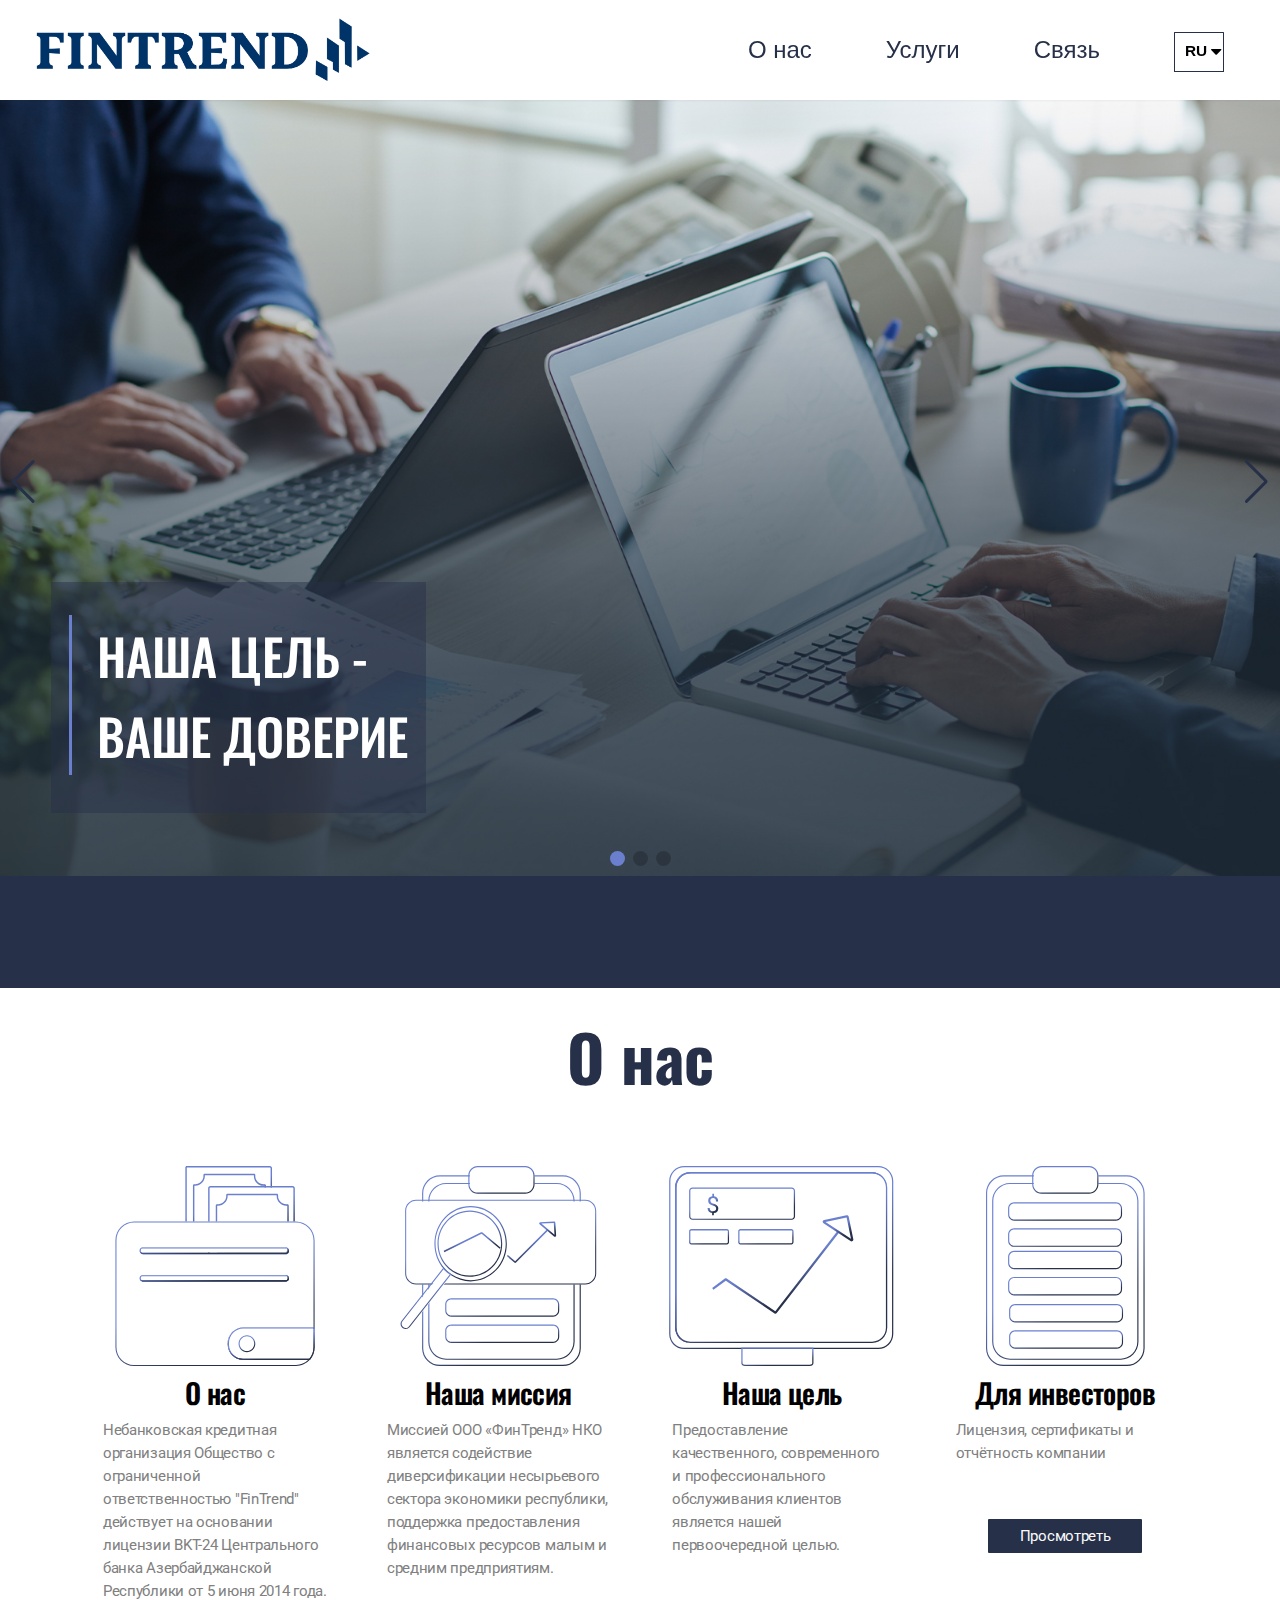
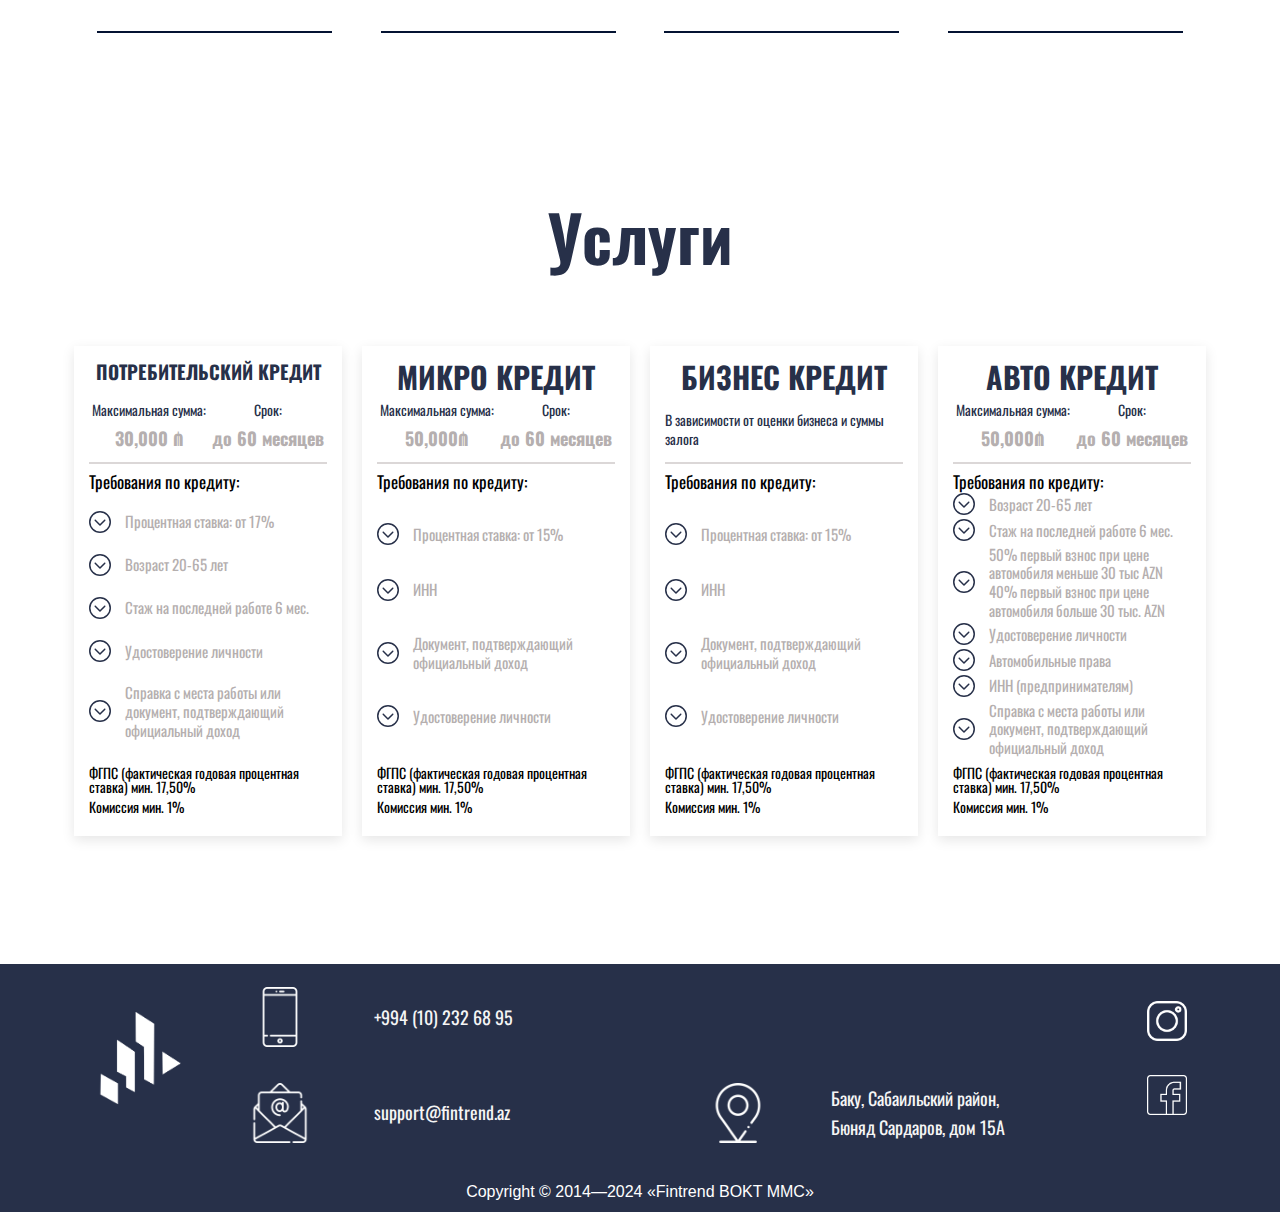
<file: ru/index.html>
<!DOCTYPE html>
<html lang="en">

<head>
  <meta charset="UTF-8" />
  <meta http-equiv="X-UA-Compatible" content="IE=edge" />
  <meta name="viewport" content="width=device-width, initial-scale=1.0" />
  <title>Fintrend</title>

  <!--ico--->
  <link rel="shortcut icon" href="../imgs/ico.png" type="image/x-icon" />
  <script src="https://ajax.googleapis.com/ajax/libs/jquery/3.6.0/jquery.min.js"></script>
  <!-- Link Swiper's CSS -->

  <link rel="stylesheet" href="https://cdn.jsdelivr.net/npm/swiper/swiper-bundle.min.css" />
  <link rel="stylesheet" href="../style/swiper.css" />

  <link rel="stylesheet" href="https://cdnjs.cloudflare.com/ajax/libs/font-awesome/4.7.0/css/font-awesome.min.css" />
  <!---main styles-->
  <link rel="stylesheet" href="../style/contact.css" />
  <link rel="stylesheet" href="../style/style.css" />
  <link rel="stylesheet" href="../style/burger.css" />

  <!---RU styles--->
  <link rel="stylesheet" href="./style.css">
</head>

<body>
  <style>
    .element__name_ru{
      font-size: 29px;
      height: 39px;
    }
    @media only screen and (max-width: 1700px) {
      .element__name_ru{
      font-size: 22px;
      height: 39px;
    }
    .services__container_block {
      max-width: 1536px;
    }
    @media only screen and (max-width: 1700px) {
      .element__name_ru {
        font-size: 19px;
        height: 32px;
      }
      .services__money_number {
        font-size: 30px;
      }
      .services__money_number p{
        font-size: 18px;
      }
    }

    }
  </style>
  <!-- main container----->
  <div class="main_wrapper">
    <!-------->
    <div class="header__container">
      <div class="header__wrapper">
        <!---header img--->
        <div class="header__image">
          <a href="./index.html">
            <img src="../imgs/logo228.png" alt="" />
          </a>
        </div>
        <!----header navigation-->
        <div class="header__nav_wrapper">
          <div class="header__nav__element">
            <a href="#element2">О нас </a>
          </div>
          <div class="header__nav__element">
            <a href="#element1">Услуги</a>
          </div>


          <div class="header__nav__element">
            <a href="#element4">Связь</a>
          </div>
          <!---language---->
          <div class="header__nav__element header__nav__element_language">
            <div class="dropdown-container">
              <label for="openDropdown" class="dropdown">
                RU
                <i class="fa fa-caret-down" aria-hidden="true"></i>
              </label>

              <input type="checkbox" id="openDropdown" hidden />

              <div class="dropdown-menu">
                <a href="../index.html">AZ</a>
                <a href="../en/index.html">EN</a>
              </div>
            </div>
          </div>
        </div>
        <!----header mobile burger-->
        <div class="mobile__burger_block">
          <div class="burger-menu">
            <a href="" class="burger-menu_button">
              <spun class="burger-menu_lines"></spun>
            </a>
            <nav class="burger-menu_nav">
              <div class="burger_menu__img">
                <img src="../imgs/logo228.png" alt="" />
              </div>
              <div class="mobile__language">
                <a href="../index.html">AZ</a>
                <a href="../en/index.html">EN</a>
              </div>
              <div class="mobile__line"></div>
              <a href="#element2" class="burger-menu_link">О нас</a>
              <a href="#element1" class="burger-menu_link">Услуги</a>

              <a href="#element4" class="burger-menu_link">Контакты</a>
              <div class="burger_menu__all_rights">
                <p>Copyright © 2014-2024 «Fintrend BOKT MMC»</p>
              </div>
            </nav>
            <div class="burger-menu_overlay"></div>
          </div>
        </div>
      </div>
    </div>
    <div class="main__content">
      <!---главный блок слайдера---->
      <div class="main__slider_block">
        <div class="main__slider__wrapper">
          <!-- Swiper -->
          <div class="swiper swiper-container1 mySwiper">
            <div class="swiper-wrapper">
              <div class="swiper-slide">
                <div class="swiper__slide__contentblock">
                  <img class="image__slider__pc" src="../imgs/01.jpg" alt="" />
                  <img class="image__slider__mobile" src="../imgs/01.jpg" alt="">
                  <div class="swiper__slide_content_dontainer">
                    <div class="swpr_sld_content_blockname">
                      НАША ЦЕЛЬ - <br>
                      ВАШЕ ДОВЕРИЕ
                      
                    </div>
                    <div class="swpr_sld_content_desc">
                    
                    </div>
                  </div>
                </div>
              </div>
              <div class="swiper-slide">
                <div class="swiper__slide__contentblock">
                  <img class="image__slider__pc" src="../imgs/02.jpg" alt="" />
                  <img class="image__slider__mobile" src="../imgs/02.jpg" alt="">
                  <div class="swiper__slide_content_dontainer">
                    <div class="swpr_sld_content_blockname">

                      МИКРОЗАЙМЫ ДЛЯ ПОДДЕРЖКИ <br>
ВАШЕГО БИЗНЕСА
                    </div>
                    <div class="swpr_sld_content_desc">
                     
                    </div>
                  </div>
                </div>
              </div>
              <div class="swiper-slide">
                <div class="swiper__slide__contentblock swiper__slide__contentblock_girl">
                  <img class="image__slider__pc"  src="../imgs/03.jpg" alt="" />
                  <img class="image__slider__mobile" src="../imgs/03.jpg" alt="">
                  <div class="swiper__slide_content_dontainer">
                    <div class="swpr_sld_content_blockname">

                      ПОТРЕБИТЕЛЬСКИЕ КРЕДИТЫ <br>
                      НА ВЫГОДНЫХ УСЛОВИЯХ
                    </div>
                    <div class="swpr_sld_content_desc">
                     
                    </div>
                  </div>
                </div>
              </div>

            </div>
            <div class="swiper-button-next"></div>
            <div class="swiper-button-prev"></div>
            <div class="swiper-pagination"></div>
          </div>
        </div>
      </div>
            <!----о нас раздел--->
            <div id="element2" class="block__content__about">
              <div class="about__main_name">О нас</div>
              <div class="about__container_block">
                <div class="about_wrapper">
                  <!---about element----->
                  <div class="about__element_block">
                    <div class="about__element">
                      <div class="about__element__wrapper">
                        <div class="about__element__wrapper_content">
                          <!---image-->
                          <div class="about__image_block">
                            <img src="../imgs/about1.svg" alt="" />
                          </div>
                          <!----about element name---->
                          <div class="about__element__name">
                            <p>О нас</p>
                          </div>
                          <!---about element name desc------>
                          <div class="about__element__desc">
                            Небанковская кредитная организация Общество с ограниченной ответственностью "FinTrend" действует на основании лицензии BKT-24 Центрального банка Азербайджанской Республики от 5 июня 2014 года.
                          </div>
                        </div>
                        <!---about element line---->
                        <div class="about__element__line"></div>
                      </div>
                    </div>
                  </div>
      
                  <!---about element----->
                  <div class="about__element_block">
                    <div class="about__element">
                      <div class="about__element__wrapper">
                        <div class="about__element__wrapper_content">
                        <!---image-->
                        <div class="about__image_block">
                          <img src="../imgs/about2.svg" alt="" />
                        </div>
                        <!----about element name---->
                        <div class="about__element__name">
                          <p>Наша миссия</p>
                        </div>
                        <!---about element name desc------>
                        <div class="about__element__desc">
                          Миссией ООО «ФинТренд» НКО является содействие диверсификации несырьевого сектора экономики республики, поддержка предоставления финансовых ресурсов малым и средним предприятиям.
                        </div>
                      </div>
                        <!---about element line---->
                        <div class="about__element__line"></div>
                      </div>
                    </div>
                  </div>
      
                  <!---about element----->
                  <div class="about__element_block">
                    <div class="about__element">
                      <div class="about__element__wrapper">
                        <!---image-->
                        <div class="about__image_block">
                          <img src="../imgs/about3.svg" alt="" />
                        </div>
                        <!----about element name---->
                        <div class="about__element__name">
                          <p>Наша цель</p>
                        </div>
                        <!---about element name desc------>
                        <div class="about__element__desc">
                          Предоставление качественного, современного и профессионального обслуживания клиентов является нашей первоочередной целью.
                        </div>
                        <!---about element line---->
                        <div class="about__element__line"></div>
                      </div>
                    </div>
                  </div>
                  <!---about element----->
                  <div class="about__element_block">
                    <div class="about__element">
                      <div class="about__element__wrapper">
                        <!---image-->
                        <div class="about__image_block">
                          <img src="../imgs/about_files.svg" alt="" />
                        </div>
                        <!----about element name---->
                        <div class="about__element__name">
                          <p>Для инвесторов </p>
                        </div>
                        <!---about element name desc------>
                        <div class="about__element__desc">
                          Лицензия, сертификаты и отчётность компании
                         <div class="about__files__link">
                          <a href="./files.html">Просмотреть</a>
                         </div>
                        </div>
                        <!---about element line---->
                        <div class="about__element__line"></div>
                      </div>
                    </div>
                  </div>
      
                </div>
              </div>
            </div>
            <!------->
      <!---главный блок услуги---->
      <div id="element1" class="block__content__services">
        <div class="services__main_name">Услуги</div>
        <div class="services__container_block">
          <div class="services__wrapper">
            <!-- services element--->
            <div class="services__element__block">
              <div class="services__element">
                <div class="element__wrapper">
                  <!--services name---->
                  <div class="element__name element__name_ru">ПОТРЕБИТЕЛЬСКИЙ КРЕДИТ</div>
                  <!-----date money-->
                  <div class="element__money__date">
                    <div class="services__money">
                      <div class="services__money__desc">
                        <p>Максимальная сумма: </p>
                      </div>
                      <div class="services__money_number">
                        <p>30,000  ₼</p>
                      </div>
                    </div>
                    <div class="services__money">
                      <div class="services__money__desc">
                        <p>Срок: </p>
                      </div>
                      <div class="services__money_number">
                        <p>до 60 месяцев</p>
                      </div>
                    </div>

                  </div>
                  <!---services line---->
                  <div class="element__line"></div>
                  <!--services desc--->
                  <div class="services__desc__block">
                      <div class="services__desc__block__desc">
                        Требования по кредиту:
                      </div>
                                          <!---services desc element ---->
                    <div class="services__desc__element">
                      <div class="services__desc__element__image">
                        <img src="../imgs/ok.svg" class="element__ok" alt="" />
                        <img src="../imgs/okw.svg" class="element__okw" alt="" />
                      </div>
                      <div class="services__desc__element__text">
                        Процентная ставка: от 17%
                      </div>
                    </div>
                    <!---services desc element ---->
                    <div class="services__desc__element">
                      <div class="services__desc__element__image">
                        <img src="../imgs/ok.svg" class="element__ok" alt="" />
                        <img src="../imgs/okw.svg" class="element__okw" alt="" />
                      </div>
                      <div class="services__desc__element__text">
                        Возраст 20-65 лет
                      </div>
                    </div>
                      <!---services desc element ---->
                      <div class="services__desc__element">
                       <div class="services__desc__element__image">
                         <img src="../imgs/ok.svg" class="element__ok" alt="" />
                         <img src="../imgs/okw.svg" class="element__okw" alt="" />
                       </div>
                       <div class="services__desc__element__text">
                        Стаж на последней работе 6 мес.
                       </div>
                     </div>
                    <!---services desc element ---->
                    <div class="services__desc__element">
                      <div class="services__desc__element__image">
                        <img src="../imgs/ok.svg" class="element__ok" alt="" />
                        <img src="../imgs/okw.svg" class="element__okw" alt="" />
                      </div>
                      <div class="services__desc__element__text">
                        Удостоверение личности
                      </div>
                    </div>
                    <!---services desc element ---->
                    <div class="services__desc__element">
                      <div class="services__desc__element__image">
                        <img src="../imgs/ok.svg" class="element__ok" alt="" />
                        <img src="../imgs/okw.svg" class="element__okw" alt="" />
                      </div>
                      <div class="services__desc__element__text">
                        Справка с места работы или документ, подтверждающий официальный доход
                      </div>
                    </div>
                    <div class="services__desc__block__additional">
                      <p>
                        ФГПС (фактическая годовая процентная ставка) мин. 17,50% 
                      </p>
                      <p>Комиссия мин. 1%</p>
                    </div>

                  </div>
                  <!----->
                </div>
              </div>
            </div>
            <!-- services element--->
            <div class="services__element__block">
              <div class="services__element">
                <div class="element__wrapper">
                  <!--services name---->
                  <div class="element__name">Микро кредит</div>
                  <!-----date money-->
                  <div class="element__money__date">
                    <div class="services__money">
                      <div class="services__money__desc">
                        <p>Максимальная сумма: </p>
                      </div>
                      <div class="services__money_number">
                        <p>50,000₼</p>
                      </div>
                    </div>
                    <div class="services__money">
                      <div class="services__money__desc">
                        <p>Срок: </p>
                      </div>
                      <div class="services__money_number">
                        <p>до 60 месяцев</p>
                      </div>
                    </div>
                  </div>
                  <!---services line---->
                  <div class="element__line"></div>
                  <!--services desc--->
                  <div class="services__desc__block">
                      <div class="services__desc__block__desc">
                        Требования по кредиту:
                      </div>
                                          <!---services desc element ---->
                    <div class="services__desc__element">
                      <div class="services__desc__element__image">
                        <img src="../imgs/ok.svg" class="element__ok" alt="" />
                        <img src="../imgs/okw.svg" class="element__okw" alt="" />
                      </div>
                      <div class="services__desc__element__text">
                        Процентная ставка: от 15%
                      </div>
                    </div>
                    <!---services desc element ---->
                    <div class="services__desc__element">
                      <div class="services__desc__element__image">
                        <img src="../imgs/ok.svg" class="element__ok" alt="" />
                        <img src="../imgs/okw.svg" class="element__okw" alt="" />
                      </div>
                      <div class="services__desc__element__text">
                        ИНН
                      </div>
                    </div>
                      <!---services desc element ---->
                      <div class="services__desc__element">
                       <div class="services__desc__element__image">
                         <img src="../imgs/ok.svg" class="element__ok" alt="" />
                         <img src="../imgs/okw.svg" class="element__okw" alt="" />
                       </div>
                       <div class="services__desc__element__text">
                        Документ, подтверждающий официальный доход
                       </div>
                     </div>
                    <!---services desc element ---->
                    <div class="services__desc__element">
                      <div class="services__desc__element__image">
                        <img src="../imgs/ok.svg" class="element__ok" alt="" />
                        <img src="../imgs/okw.svg" class="element__okw" alt="" />
                      </div>
                      <div class="services__desc__element__text">
                        Удостоверение личности
                      </div>
                    </div>

                    <div class="services__desc__block__additional">
                      <p>
                        ФГПС (фактическая годовая процентная ставка) мин. 17,50% 
                      </p>
                      <p>Комиссия мин. 1%</p>
                    </div>

                  </div>
                  <!----->
                </div>
              </div>
            </div>
             <!-- services element--->
             <div class="services__element__block">
                          <div class="services__element">
                            <div class="element__wrapper">
                              <!--services name---->
                              <div class="element__name">Бизнес кредит</div>
                              <!-----date money-->
                              <div class="element__money__date">
                                <div class="services__money">
                                  <div class="services__money__desc">
                                    <p> В зависимости от оценки бизнеса и суммы залога</p>
                                  </div>

                                  <div class="services__money_number">
                                   
                                  </div>
                                </div>
                              </div>
                              <!---services line---->
                              <div class="element__line"></div>
                              <!--services desc--->
                              <div class="services__desc__block">
                                  <div class="services__desc__block__desc">
                                    Требования по кредиту:
                                  </div>
                                <!---services desc element ---->
                                <div class="services__desc__element">
                                  <div class="services__desc__element__image">
                                    <img src="../imgs/ok.svg" class="element__ok" alt="" />
                                    <img src="../imgs/okw.svg" class="element__okw" alt="" />
                                  </div>
                                  <div class="services__desc__element__text">
                                    Процентная ставка: от 15%
                                  </div>
                                </div>
                                  <!---services desc element ---->
                                  <div class="services__desc__element">
                                   <div class="services__desc__element__image">
                                     <img src="../imgs/ok.svg" class="element__ok" alt="" />
                                     <img src="../imgs/okw.svg" class="element__okw" alt="" />
                                   </div>
                                   <div class="services__desc__element__text">
                                    ИНН
                                   </div>
                                 </div>
                                                                 <!---services desc element ---->
                                <div class="services__desc__element">
                                  <div class="services__desc__element__image">
                                    <img src="../imgs/ok.svg" class="element__ok" alt="" />
                                    <img src="../imgs/okw.svg" class="element__okw" alt="" />
                                  </div>
                                  <div class="services__desc__element__text">
                                    Документ, подтверждающий официальный доход
                                  </div>
                                </div>
                                <!---services desc element ---->
                                <div class="services__desc__element">
                                  <div class="services__desc__element__image">
                                    <img src="../imgs/ok.svg" class="element__ok" alt="" />
                                    <img src="../imgs/okw.svg" class="element__okw" alt="" />
                                  </div>
                                  <div class="services__desc__element__text">
                                    Удостоверение личности
                                  </div>
                                </div>


            
                                  <div class="services__desc__block__additional">
                                    <p>
                                      ФГПС (фактическая годовая процентная ставка) мин. 17,50% 
                                    </p>
                                    <p>Комиссия мин. 1%</p>
                                  </div>
            
                              </div>
                              <!----->
                            </div>
                          </div>
             </div>
              <!-- services element--->
            <div class="services__element__block services__desc__block_auto">
              <div class="services__element services__element_auto ">
                <div class="element__wrapper">
                  <!--services name---->
                  <div class="element__name">Авто кредит</div>
                  <!-----date money-->
                  <div class="element__money__date">
                    <div class="services__money">
                      <div class="services__money__desc">
                        <p>Максимальная сумма: </p>
                      </div>
                      <div class="services__money_number">
                        <p>50,000₼</p>
                      </div>
                    </div>
                    <div class="services__money">
                      <div class="services__money__desc">
                        <p>Срок: </p>
                      </div>
                      <div class="services__money_number">
                        <p>до 60 месяцев</p>
                      </div>
                    </div>
                  </div>
                  <!---services line---->
                  <div class="element__line"></div>
                  <!--services desc--->
                  <div class="services__desc__block services__desc__block_auto">
                      <div class="services__desc__block__desc">
                        Требования по кредиту:
                      </div>
                    <!---services desc element ---->
                    <div class="services__desc__element">
                      <div class="services__desc__element__image auto__kredit">
                        <img src="../imgs/ok.svg" class="element__ok" alt="" />
                        <img src="../imgs/okw.svg" class="element__okw" alt="" />
                      </div>
                      <div class="services__desc__element__text">
                        Возраст 20-65 лет
                      </div>
                    </div>
                      <!---services desc element ---->
                      <div class="services__desc__element">
                       <div class="services__desc__element__image auto__kredit">
                         <img src="../imgs/ok.svg" class="element__ok" alt="" />
                         <img src="../imgs/okw.svg" class="element__okw" alt="" />
                       </div>
                       <div class="services__desc__element__text">
                        Стаж на последней работе 6 мес. 
                       </div>
                     </div>
                    <!---services desc element ---->
                    <div class="services__desc__element">
                      <div class="services__desc__element__image auto__kredit">
                        <img src="../imgs/ok.svg" class="element__ok" alt="" />
                        <img src="../imgs/okw.svg" class="element__okw" alt="" />
                      </div>
                      <div class="services__desc__element__text">
                        50% первый взнос при цене автомобиля меньше 30 тыс AZN <br> 40% первый взнос при цене автомобиля больше 30 тыс. AZN 
                      </div>
                    </div>
                    <!---services desc element ---->
                    <div class="services__desc__element">
                      <div class="services__desc__element__image auto__kredit">
                        <img src="../imgs/ok.svg" class="element__ok" alt="" />
                        <img src="../imgs/okw.svg" class="element__okw" alt="" />
                      </div>
                      <div class="services__desc__element__text">
                        Удостоверение личности
                      </div>
                    </div>


                   <!---services desc element ---->
                   <div class="services__desc__element">
                     <div class="services__desc__element__image auto__kredit">
                       <img src="../imgs/ok.svg" class="element__ok" alt="" />
                       <img src="../imgs/okw.svg" class="element__okw" alt="" />
                     </div>
                     <div class="services__desc__element__text">
                      Автомобильные права

                     </div>
                   </div>

                  <!---services desc element ---->
                  <div class="services__desc__element">
                    <div class="services__desc__element__image auto__kredit">
                      <img src="../imgs/ok.svg" class="element__ok" alt="" />
                      <img src="../imgs/okw.svg" class="element__okw" alt="" />
                    </div>
                    <div class="services__desc__element__text">
                      ИНН (предпринимателям)
                    </div>
                  </div>
                  <!---services desc element ---->
                  <div class="services__desc__element">
                    <div class="services__desc__element__image auto__kredit">
                      <img src="../imgs/ok.svg" class="element__ok" alt="" />
                      <img src="../imgs/okw.svg" class="element__okw" alt="" />
                    </div>
                    <div class="services__desc__element__text">
                      Справка с места работы или документ, подтверждающий официальный доход
                    </div>
                  </div>

                   

                      <div class="services__desc__block__additional">
                        <p>
                          ФГПС (фактическая годовая процентная ставка) мин. 17,50% 
                        </p>
                        <p>Комиссия мин. 1%</p>
                      </div>

                  </div>
                  <!----->
                </div>
              </div>
            </div>

          </div>
        </div>
      </div>




      <!--Контакты--->
      <div  class="block__content__contacts">
        <div class="contact__with_us_wrapper">
          <div style="margin-bottom: 20px;" class="services__main_name">
            Контакты
          </div>
          <div class="contact__with_us_desc">

            Lorem ipsum dolor sit amet consectetur, adipisicing elit. Voluptatem,
            deserunt natus aliquam modi porro fuga sint odit aliquid, illum
            ratione, dolor exercitationem similique. Odit, odio architecto
            accusantium doloribus earum sunt?

          </div>
          <div class="contact__with_us_data">
            <!--contact numbers-->
            <div class="contact__with_us_data-numbers">
              <p class="contact__with_us_data-numbers-p">Номера</p>
              <p class="contact__with_us_data-numbers-p2">
                телефон: +994 (12) 564 48 18
              </p>
              <p class="contact__with_us_data-numbers-p2">
                телефон: +994 (12) 564 17 36
              </p>
              <p class="contact__with_us_data-numbers-p2">
                мобильный: +994 (50) 229 74 71
              </p>
            </div>
            <!--contact adress-->
            <div class="contact__with_us_data-adress">
              <p class="contact__with_us_data-numbers-p">Email</p>
              <p class="contact__with_us_data-p">contact@fintrend.az</p>
            </div>
            <!--contact adress-->
            <div class="contact__with_us_data-adress">
              <p class="contact__with_us_data-numbers-p">Адресс</p>
              <p class="contact__with_us_data-p">Azərbaycan Bakı, Zərifə Əliyeva küç.,55</p>
            </div>
            <!--contact social-->
            <div class="contact__with_us_data-social">
              <div class="contact__with_us_data-social-name">
                Social
              </div>
              <div class="contact__social__wrapper">
                <div class="contact__with_us_data-social_block">
                  <i class="fa fa-whatsapp" aria-hidden="true"></i>
                </div>
                <div class="contact__with_us_data-social_block">
                  <i class="fa fa-telegram" aria-hidden="true"></i>
                </div>
                <div class="contact__with_us_data-social_block">
                  <i class="fa fa-envelope" aria-hidden="true"></i>
                </div>
                <div class="contact__with_us_data-social_block">
                  <i class="fa fa-facebook" aria-hidden="true"></i>
                </div>
                <div class="contact__with_us_data-social_block">

                  <i class="fa fa-instagram" aria-hidden="true"></i>
                </div>

              </div>
            </div>
          </div>

          <div class="contact__with_us_form">
            <form action="" class="contact__with_us_form-form">
              <div class="contact__form_name">Форма связи</div>
              <!--Name & phone-->
              <div class="contact__form-info">
                <input type="text" class="contact__form-info_input" placeholder="*Имя">
                <input type="phone" class="contact__form-info_input" placeholder="Телефон">
              </div>
              <!--email & subject-->
              <div class="contact__form-info">
                <input type="email" class="contact__form-info_input" placeholder="*Email">
                <input type="text" class="contact__form-info_input" placeholder="Тема">
              </div>
              <!--Message Area-->
              <div class="contact__form-info">
                <textarea name="" class="contact__form-message" placeholder="*Напишите своё сообщение..."></textarea>
              </div>
              <div class="submit__button__wrapper">
                <!--submit button-->
                <button type="submit" class="contact__form-button">
                  Отправить
                </button>
              </div>
            </form>
          </div>

        </div>
      </div>
      <!------->
      <div id="element4" class="footer__container">
        <div class="footer__content">
          <div class="footer__content__wrapper">
            <!------footer logo-->
            <div class="footer__content__logo">
              <img src="../imgs/footer__logo.png" alt="">
            </div>
            <!---footer contact data--->
            <div class="footer__content__contact">
              <div class="footer__content__contact__wrapper">
                <div class="footer__contact__element_wrapper">
                  <div class="footer__contact__element">
                    <div class="footer__contact__element__img">
                      <img src="../imgs/phone.png" alt="">
                    </div>
                    <div class="footer__contact__element__data">
                      <p>+994 (10) 232 68 95</p>
                    </div>
                  </div>

                </div>
                <div class="footer__contact__element_wrapper footer__contact__element_wrapper2">
                  
                  
                  



                  <div class="footer__contact__element">
                    <div class="footer__contact__element__img">
                      <img src="../imgs/email.png" alt="">
                    </div>
                    <div class="footer__contact__element__data">
                      <p>support@fintrend.az</p>
                    </div>
                  </div>
                  <div class="footer__contact__element">
                    <div class="footer__contact__element__img">
                      <img src="../imgs/map.png" alt="">
                    </div>
                    <div class="footer__contact__element__data">
                      <p>
                        Баку, Сабаильский район, <br>
                        Бюняд Сардаров, дом 15А</p>
                    </div>
                  </div>
                </div>
              </div>
            </div>

            <!---footer social--->
            <div class="footer__content__social">
              <div class="footer__content__social__wrapper">
                <div class="footer__content__social__img">
                  <a href="#">
                    <img src="../imgs/instagram.png" alt="" srcset="">
                  </a>
                </div>

                <div class="footer__content__social__img">
                  <a href="#">
                    <img src="../imgs/facebook.png" alt="" srcset="">
                  </a>
                </div>
              </div>
            </div>
          </div>
        </div>

        <div class="footer__rights">
          <p>Copyright © 2014—2024 «Fintrend BOKT MMC»</p>
        </div>
      </div>


    </div>

    <!-- Swiper JS -->
    <script src="https://cdn.jsdelivr.net/npm/swiper/swiper-bundle.min.js"></script>

    <!-- Initialize Swiper -->
    <script>
      var swiper = new Swiper(".swiper-container1", {
        slidesPerView: 1,
        spaceBetween: 0,
        loop: true,
        autoplay: {
          delay: 3800,
          disableOnInteraction: false,
        },
        pagination: {
          el: ".swiper-pagination",
          clickable: true,
        },
        navigation: {
          nextEl: ".swiper-button-next",
          prevEl: ".swiper-button-prev",
        },
      });

      var swiper2 = new Swiper(".swiper-container2", {
        slidesPerView: 1,
        spaceBetween: 30,
        loop: true,
        navigation: {
          nextEl: ".swiper-button-next1",
          prevEl: ".swiper-button-prev1",
        },
      });
    </script>
    <!-- Initialize Swiper -->

    <script src="../js/script.js"></script>

          
</body>

</html>
<!----CREATED BY DENIS AKERSHTEYN
  ///////////////////////////////////
  https://github.com/dakerdenis/fintrend
  ///////////////////////////////////
  for connecting https://daker.site/ 
  -------->
</file>
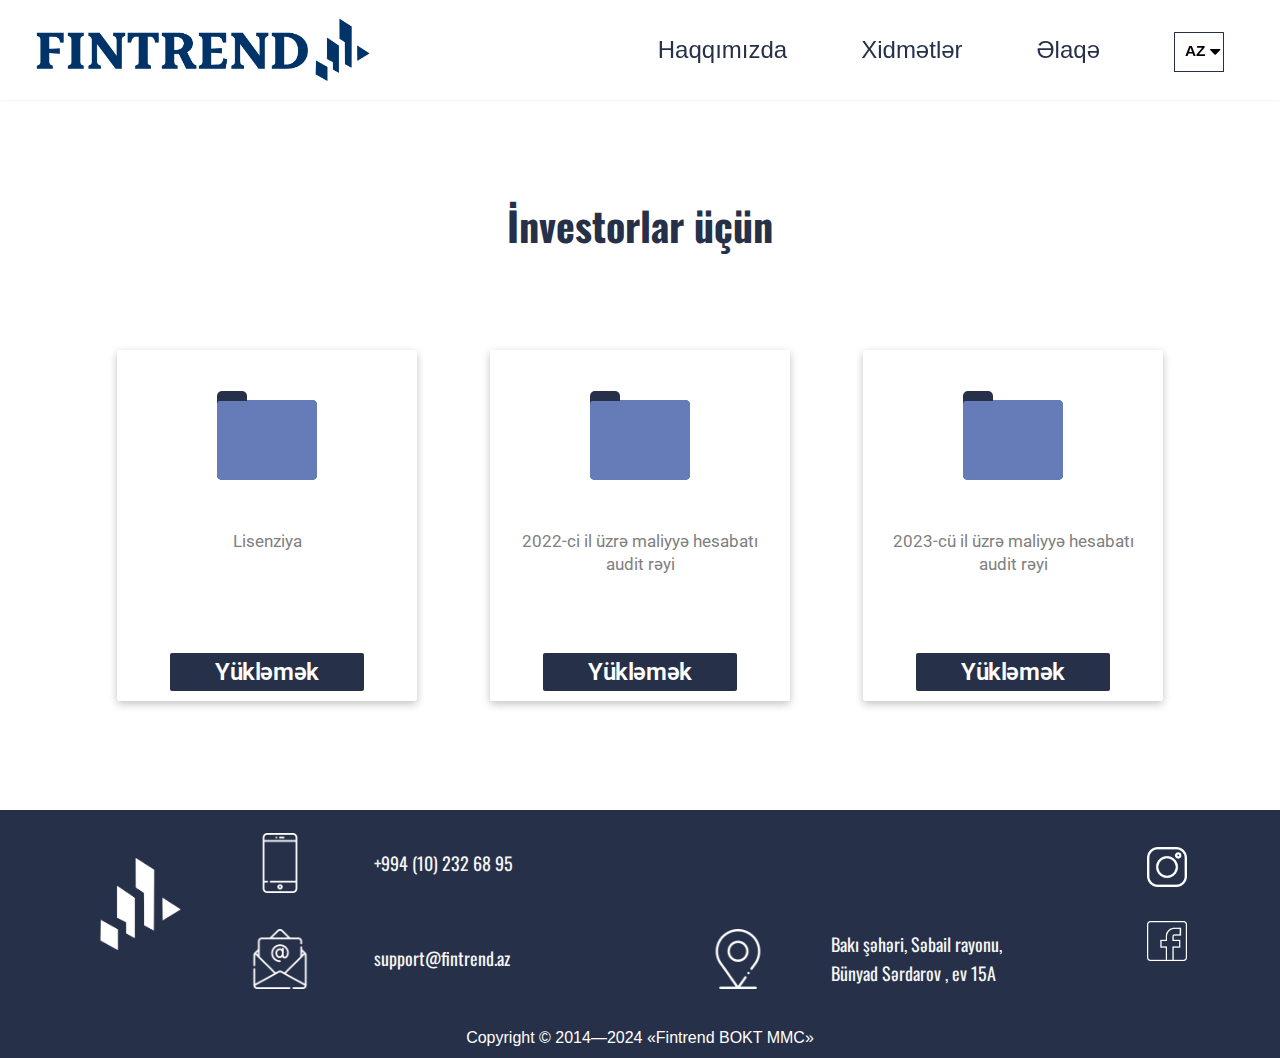
<file: files.html>
<!DOCTYPE html>
<html lang="en">

<head>
  <meta charset="UTF-8" />
  <meta http-equiv="X-UA-Compatible" content="IE=edge" />
  <meta name="viewport" content="width=device-width, initial-scale=1.0" />
  <title>Fintrend</title>

  <!--ico--->
  <link rel="shortcut icon" href="./imgs/ico.png" type="image/x-icon" />
  <script src="https://ajax.googleapis.com/ajax/libs/jquery/3.6.0/jquery.min.js"></script>
  <!-- Link Swiper's CSS -->

  <link rel="stylesheet" href="https://cdn.jsdelivr.net/npm/swiper/swiper-bundle.min.css" />
  <link rel="stylesheet" href="./style/swiper.css" />

  <link rel="stylesheet" href="https://cdnjs.cloudflare.com/ajax/libs/font-awesome/4.7.0/css/font-awesome.min.css" />
  <!---main styles-->
  <link rel="stylesheet" href="./style/contact.css" />

  <link rel="stylesheet" href="./style/burger.css" />

  <link rel="stylesheet" href="./style/style.css" />

  <link rel="stylesheet" href="./style/files.css">
</head>

<body>
  <!-- main container----->
  <div class="main_wrapper">
    <!-------->
    <div class="header__container">
      <div class="header__wrapper">
        <!---header img--->
        <div class="header__image">
          <a href="./index.html">
            <img src="./imgs/logo228.png" alt="" />
          </a>
        </div>
        <!----header navigation-->
        <div class="header__nav_wrapper">
          <div class="header__nav__element">
            <a href="./index.html#element2">Haqqımızda</a>
          </div>
          <div class="header__nav__element">
            <a href="./index.html#element1">Xidmətlər</a>
          </div>


          <div class="header__nav__element">
            <a href="./index.html#element4">Əlaqə</a>
          </div>
          <!---language---->
          <div class="header__nav__element header__nav__element_language">
            <div class="dropdown-container">
              <label for="openDropdown" class="dropdown">
                AZ
                <i class="fa fa-caret-down" aria-hidden="true"></i>
              </label>

              <input type="checkbox" id="openDropdown" hidden />

              <div class="dropdown-menu">
                <a href="./en/index.html">EN</a>
                <a href="./ru/index.html">RU</a>
              </div>
            </div>
          </div>
        </div>
        <!----header mobile burger-->
        <div class="mobile__burger_block">
          <div class="burger-menu">
            <a href="" class="burger-menu_button">
              <spun class="burger-menu_lines"></spun>
            </a>
            <nav class="burger-menu_nav">
              <div class="burger_menu__img">
                <img src="./imgs/logo228.png" alt="" />
              </div>
              <div class="mobile__language">
                <a href="./en/index.html">RU</a>
                <a href="./ru/index.html">EN</a>
              </div>
              <div class="mobile__line"></div>
              <a href="./index.html#element2" class="burger-menu_link">Haqqımızda</a>
              <a href="./index.html#element1" class="burger-menu_link">Xİdmətlər</a>

              <a href="./index.html#element4" class="burger-menu_link">Əlaqə</a>
              <div class="burger_menu__all_rights">
                <p>Copyright © 2014-2024 «Fintrend BOKT MMC»</p>
              </div>
            </nav>
            <div class="burger-menu_overlay"></div>
          </div>
        </div>
      </div>
    </div>
    <div class="main__content">
      <div class="about__files__container">
        <div class="about__files__name">
          İnvestorlar üçün
        </div>
        <div class="about__files__wrapper">




          <!---files element----->
          <div class="about__files__element">
            <div class="about__files__element__folder__icon">
              <div class="folder">
                <div class="folder__back">
                  <div class="paper"></div>
                  <div class="paper"></div>
                  <div class="paper"></div>
                  <div class="folder__front"></div>
                  <div class="folder__front right"></div>
                </div>
              </div>
            </div>

            <div class="about__files__element__desc">
              Lisenziya
            </div>

            <div class="about__files__download__button">
              <a target="_blank" href="./docs/Lisensiya.pdf">Yükləmək</a>
            </div>
          </div>





          <!---files element
          <div class="about__files__element">
            <div class="about__files__element__folder__icon">
              <div class="folder">
                <div class="folder__back">
                  <div class="paper"></div>
                  <div class="paper"></div>
                  <div class="paper"></div>
                  <div class="folder__front"></div>
                  <div class="folder__front right"></div>
                </div>
              </div>
            </div>

            <div class="about__files__element__desc">
              Bokt
            </div>

            <div class="about__files__download__button">
              <a target="_blank" href="./docs/fintrend_bokt.pdf">Yükləmək</a>
            </div>
          </div> ----->

                    <!---files element----->
                    <div class="about__files__element">
                      <div class="about__files__element__folder__icon">
                        <div class="folder">
                          <div class="folder__back">
                            <div class="paper"></div>
                            <div class="paper"></div>
                            <div class="paper"></div>
                            <div class="folder__front"></div>
                            <div class="folder__front right"></div>
                          </div>
                        </div>
                      </div>
          
                      <div class="about__files__element__desc">
                        2022-ci il üzrə maliyyə hesabatı audit rəyi
                      </div>
          
                      <div class="about__files__download__button">
                        <a target="_blank" href="./docs/Audit_2022.pdf">Yükləmək</a>
                      </div>
                    </div>

          <!---files element----->
          <div class="about__files__element">
            <div class="about__files__element__folder__icon">
              <div class="folder">
                <div class="folder__back">
                  <div class="paper"></div>
                  <div class="paper"></div>
                  <div class="paper"></div>
                  <div class="folder__front"></div>
                  <div class="folder__front right"></div>
                </div>
              </div>
            </div>

            <div class="about__files__element__desc">
              2023-cü il üzrə maliyyə hesabatı audit rəyi
            </div>

            <div class="about__files__download__button">
              <a target="_blank" href="./docs/Audit_2023.pdf">Yükləmək</a>
            </div>
          </div>



        </div>
      </div>
      <div id="element4" class="footer__container">
        <div class="footer__content">
          <div class="footer__content__wrapper">
            <!------footer logo-->
            <div class="footer__content__logo">
              <img src="./imgs/footer__logo.png" alt="">
            </div>
            <!---footer contact data--->
            <div class="footer__content__contact">
              <div class="footer__content__contact__wrapper">
                <div class="footer__contact__element_wrapper">
                  <div class="footer__contact__element">
                    <div class="footer__contact__element__img">
                      <img src="./imgs/phone.png" alt="">
                    </div>
                    <div class="footer__contact__element__data">
                      <p>+994 (10) 232 68 95</p>
                    </div>
                  </div>

                </div>
                <div class="footer__contact__element_wrapper footer__contact__element_wrapper2">






                  <div class="footer__contact__element">
                    <div class="footer__contact__element__img">
                      <img src="./imgs/email.png" alt="">
                    </div>
                    <div class="footer__contact__element__data">
                      <p>support@fintrend.az</p>
                    </div>
                  </div>
                  <div class="footer__contact__element">
                    <div class="footer__contact__element__img">
                      <img src="./imgs/map.png" alt="">
                    </div>
                    <div class="footer__contact__element__data">
                      <p>Bakı şəhəri, Səbail rayonu, <br> Bünyad Sərdarov , ev 15A</p>
                    </div>
                  </div>
                </div>
              </div>
            </div>

            <!---footer social--->
            <div class="footer__content__social">
              <div class="footer__content__social__wrapper">
                <div class="footer__content__social__img">
                  <a href="#">
                    <img src="./imgs/instagram.png" alt="" srcset="">
                  </a>
                </div>
                <div class="footer__content__social__img">
                  <a href="#">
                    <img src="./imgs/facebook.png" alt="" srcset="">
                  </a>
                </div>
              </div>
            </div>
          </div>
        </div>

        <div class="footer__rights">
          <p>Copyright © 2014—2024 «Fintrend BOKT MMC»</p>
        </div>
      </div>
    </div>



    <script src="./js/script.js"></script>


</body>

</html>
<!----CREATED BY DENIS AKERSHTEYN
  ///////////////////////////////////
  https://github.com/dakerdenis/fintrend
  ///////////////////////////////////
  for connecting https://daker.site/ 
  -------->
</file>
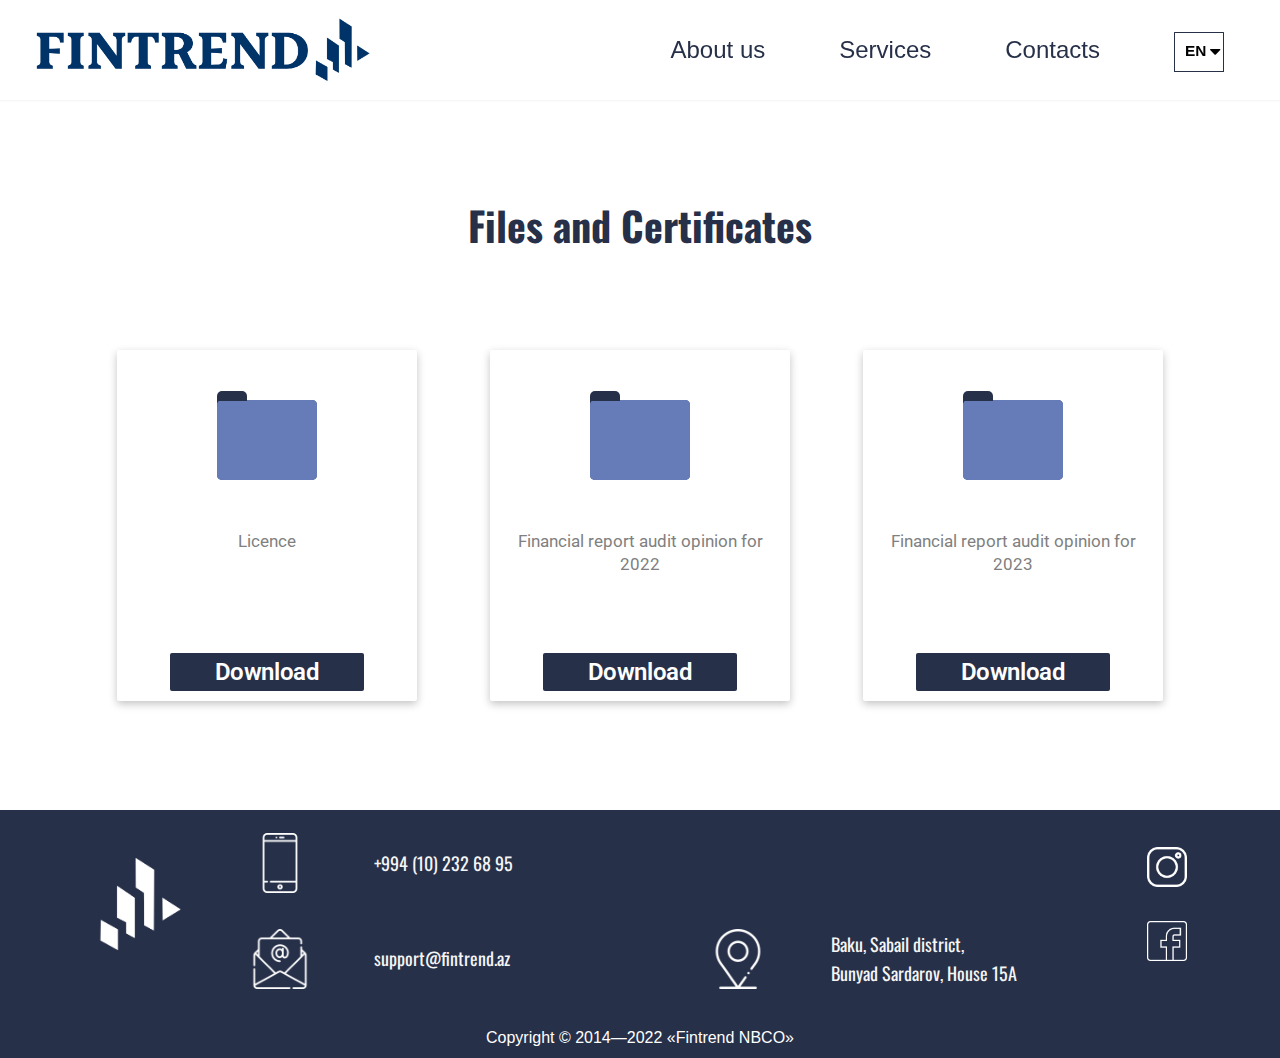
<file: en/files.html>
<!DOCTYPE html>
<html lang="en">

<head>
    <meta charset="UTF-8" />
    <meta http-equiv="X-UA-Compatible" content="IE=edge" />
    <meta name="viewport" content="width=device-width, initial-scale=1.0" />
    <title>Fintrend</title>

    <!--ico--->
    <link rel="shortcut icon" href="../imgs/ico.png" type="image/x-icon" />
    <script src="https://ajax.googleapis.com/ajax/libs/jquery/3.6.0/jquery.min.js"></script>
    <!-- Link Swiper's CSS -->

    <link rel="stylesheet" href="https://cdn.jsdelivr.net/npm/swiper/swiper-bundle.min.css" />
    <link rel="stylesheet" href="../style/swiper.css" />

    <link rel="stylesheet" href="https://cdnjs.cloudflare.com/ajax/libs/font-awesome/4.7.0/css/font-awesome.min.css" />
    <!---main styles-->
    <link rel="stylesheet" href="../style/contact.css" />

    <link rel="stylesheet" href="../style/burger.css" />

    <link rel="stylesheet" href="../style/style.css" />

    <link rel="stylesheet" href="../style/files.css">
</head>

<body>
    <!-- main container----->
    <div class="main_wrapper">
        <!-------->
        <div class="header__container">
            <div class="header__wrapper">
              <!---header img--->
              <div class="header__image">
                <a href="./index.html">
                    <img src="../imgs/logo228.png" alt="" />
                </a>
              </div>
              <!----header navigation-->
              <div class="header__nav_wrapper">
                <div class="header__nav__element">
                    <a href="./index.html#element2">About us</a>
                  </div>
                <div class="header__nav__element">
                  <a href="./index.html#element1">Services</a>
                </div>

                <div class="header__nav__element">
                  <a href="./index.html#element4">Contacts</a>
                </div>
                <!---language---->
                <div class="header__nav__element header__nav__element_language">
                  <div class="dropdown-container">
                    <label for="openDropdown" class="dropdown">
                      EN
                      <i class="fa fa-caret-down" aria-hidden="true"></i>
                    </label>
      
                    <input type="checkbox" id="openDropdown" hidden />
      
                    <div class="dropdown-menu">
                      <a href="../index.html">AZ</a>
                      <a href="../ru/index.html">RU</a>
                    </div>
                  </div>
                </div>
              </div>
              <!----header mobile burger-->
              <div class="mobile__burger_block">
                <div class="burger-menu">
                  <a href="" class="burger-menu_button">
                    <spun class="burger-menu_lines"></spun>
                  </a>
                  <nav class="burger-menu_nav">
                    <div class="burger_menu__img">
                        <img src="../imgs/logo228.png" alt="" />
                    </div>
                    <div class="mobile__language">
                      <a href="../index.html">AZ</a>
                      <a href="../ru/index.html">RU</a>
                    </div>
                    <div class="mobile__line"></div>
                    <a href="./index.html#element2" class="burger-menu_link">About us</a>
                    <a href="./index.html#element1" class="burger-menu_link">Services</a>

                    <a href="./index.html#element4" class="burger-menu_link">Contacts</a>
                    <div class="burger_menu__all_rights">
                      <p>Copyright © 2014-2022 «Fintrend NBCO»</p>
                    </div>
                  </nav>
                  <div class="burger-menu_overlay"></div>
                </div>
              </div>
            </div>
          </div>
        <div class="main__content">
            <div class="about__files__container">
                <div class="about__files__name">
                    Files and Certificates
                </div>
                <div class="about__files__wrapper">




                  <!---files element----->
                  <div class="about__files__element">
                    <div class="about__files__element__folder__icon">
                      <div class="folder">
                        <div class="folder__back">
                          <div class="paper"></div>
                          <div class="paper"></div>
                          <div class="paper"></div>
                          <div class="folder__front"></div>
                          <div class="folder__front right"></div>
                        </div>
                      </div>
                    </div>
        
                    <div class="about__files__element__desc">
                      Licence 
                    </div>
        
                    <div class="about__files__download__button">
                      <a target="_blank" href="./docs/Lisensiya.pdf">Download</a>
                    </div>
                  </div>
        
        
        
        
        
                  <!---files element---
                  <div class="about__files__element">
                    <div class="about__files__element__folder__icon">
                      <div class="folder">
                        <div class="folder__back">
                          <div class="paper"></div>
                          <div class="paper"></div>
                          <div class="paper"></div>
                          <div class="folder__front"></div>
                          <div class="folder__front right"></div>
                        </div>
                      </div>
                    </div>
        
                    <div class="about__files__element__desc">
                      Bokt
                    </div>
        
                    <div class="about__files__download__button">
                      <a target="_blank" href="./docs/fintrend_bokt.pdf">Download</a>
                    </div>
                  </div>----->
        
                            <!---files element----->
                            <div class="about__files__element">
                              <div class="about__files__element__folder__icon">
                                <div class="folder">
                                  <div class="folder__back">
                                    <div class="paper"></div>
                                    <div class="paper"></div>
                                    <div class="paper"></div>
                                    <div class="folder__front"></div>
                                    <div class="folder__front right"></div>
                                  </div>
                                </div>
                              </div>
                  
                              <div class="about__files__element__desc">
                                Financial report audit opinion for 2022
                              </div>
                  
                              <div class="about__files__download__button">
                                <a target="_blank" href="./docs/Audit_2022.pdf">Download</a>
                              </div>
                            </div>
        
                  <!---files element----->
                  <div class="about__files__element">
                    <div class="about__files__element__folder__icon">
                      <div class="folder">
                        <div class="folder__back">
                          <div class="paper"></div>
                          <div class="paper"></div>
                          <div class="paper"></div>
                          <div class="folder__front"></div>
                          <div class="folder__front right"></div>
                        </div>
                      </div>
                    </div>
        
                    <div class="about__files__element__desc">
                      Financial report audit opinion for 2023
                    </div>
        
                    <div class="about__files__download__button">
                      <a target="_blank" href="./docs/Audit_2023.pdf">Download</a>
                    </div>
                  </div>
        
        
        
                </div>
            </div>

            <div id="element4" class="footer__container">
              <div class="footer__content">
                <div class="footer__content__wrapper">
                  <!------footer logo-->
                  <div class="footer__content__logo">
                    <img src="../imgs/footer__logo.png" alt="">
                  </div>
                  <!---footer contact data--->
                  <div class="footer__content__contact">
                    <div class="footer__content__contact__wrapper">
                      <div class="footer__contact__element_wrapper">
                        <div class="footer__contact__element">
                          <div class="footer__contact__element__img">
                            <img src="../imgs/phone.png" alt="">
                          </div>
                          <div class="footer__contact__element__data">
                            <p>+994 (10) 232 68 95</p>
                          </div>
                        </div>




                      </div>
                      <div class="footer__contact__element_wrapper footer__contact__element_wrapper2">
                        
                        
                        
      
      
      
                        <div class="footer__contact__element">
                          <div class="footer__contact__element__img">
                            <img src="../imgs/email.png" alt="">
                          </div>
                          <div class="footer__contact__element__data">
                            <p>support@fintrend.az</p>
                          </div>
                        </div>
                        <div class="footer__contact__element">
                          <div class="footer__contact__element__img">
                            <img src="../imgs/map.png" alt="">
                          </div>
                          <div class="footer__contact__element__data">
                            <p>Baku, Sabail district, <br>
                              Bunyad Sardarov, House 15A</p>
                          </div>
                        </div>
                      </div>
                    </div>
                  </div>
      
                  <!---footer social--->
                  <div class="footer__content__social">
                    <div class="footer__content__social__wrapper">
                      <div class="footer__content__social__img">
                        <a href="#">
                          <img src="../imgs/instagram.png" alt="" srcset="">
                        </a>
                      </div>

                      <div class="footer__content__social__img">
                        <a href="#">
                          <img src="../imgs/facebook.png" alt="" srcset="">
                        </a>
                      </div>
                    </div>
                  </div>
                </div>
              </div>
      
              <div class="footer__rights">
                <p>Copyright © 2014—2022 «Fintrend NBCO»</p>
              </div>
            </div>



        </div>



        <script src="../js/script.js"></script>


</body>

</html>
<!----CREATED BY DENIS AKERSHTEYN
  ///////////////////////////////////
  https://github.com/dakerdenis/fintrend
  ///////////////////////////////////
  for connecting https://daker.website/ 
  -------->
</file>
<file: style/contact.css>
.floatingButtonWrap {
  display: block;
  position: fixed;
  bottom: 45px;
  right: 45px;
  z-index: 999999999;
}

.floatingButtonInner {
  position: relative;
}

.floatingButton {
  display: block;
  width: 60px;
  height: 60px;

  position: absolute;

  transition: all 0.4s;


  border-radius: 50% 50%;
  bottom: 0px;
  right: 0px;

  /* opacity: 0.3; */
  opacity: 1;
  text-align: center;

}

.floatingButton .fa {
  font-size: 15px !important;
}
.floatingButton img {
  width: 100%;
  height: 100%;
}
.floatingButton.open,
.floatingButton:hover,
.floatingButton:focus,
.floatingButton:active {
  opacity: 1;
  color: #fff;
}


.floatingButton .fa {
  transform: rotate(0deg);
  transition: all 0.4s;
}

.floatingButton.open .fa {
  transform: rotate(270deg);
}

.floatingMenu {
  position: absolute;
  bottom: 60px;
  right: 7px;
  /* width: 200px; */
  display: none;
}

.floatingMenu li {
  width: 100%;
  float: right;
  list-style: none;
  text-align: right;
  margin-bottom: 5px;
}

.floatingMenu li a {
  display: flex;
  align-items: center;
  justify-content: center;
  padding: 5px;
  width: 40px;
  height: 40px;
  font-size: 26px;
  background: #ccd7f5;
  color: #6077b0;
  border-radius: 5px;

  white-space: nowrap;
  transition: all 0.4s;
  /* -webkit-box-shadow: 1px 3px 5px rgba(0, 0, 0, 0.22);
  box-shadow: 1px 3px 5px rgba(0, 0, 0, 0.22); */
  -webkit-box-shadow: 1px 3px 5px rgba(211, 224, 255, 0.5);
  box-shadow: 1px 3px 5px rgba(211, 224, 255, 0.5);
}

.floatingMenu li a:hover {
  margin-right: 10px;
  text-decoration: none;
background-color: #273049;
color: #fff;
}

@media only screen and (max-width: 376px) {
  .floatingButtonWrap{
    bottom: 20px;
    right: 20px;
  }
}
</file>
<file: style/burger.css>
.burger-menu_button {
  position: fixed;
  top: 10px;
  right: 10px;
  z-index: 30;
  width: 80px;
  height: 80px;
  border-radius: 50%;
  background-color: rgba(255, 255, 255, 0.5);
  -webkit-transition: 0.4s;
  -moz-transition: 0.4s;
  -o-transition: 0.4s;
  transition: 0.4s;
}
.burger-menu_button:hover .burger-menu_lines {
  filter: brightness(0.7);
}

.burger-menu_button:hover {
  background-color: rgba(255, 255, 255, 0.7);
}

.burger-menu_lines::before,
.burger-menu_lines::after,
.burger-menu_lines {
  position: absolute;
  width: 50px;
  height: 3px;
  background-color: rgba(39, 48, 73, 1);
  -webkit-transition: 0.4s;
  -moz-transition: 0.4s;
  -o-transition: 0.4s;
  transition: 0.4s;
}
.burger-menu_lines {
  top: 50%;
  left: 50%;
  transform: translate(-50%, -50%);
}
.burger-menu_lines::before {
  content: '';
  top: -12px;
}
.burger-menu_lines::after {
  content: '';
  top: 12px;
}


.burger-menu_active .burger-menu_lines {
  background-color: transparent;
}
.burger-menu_active .burger-menu_lines::before {
  top: 0;
  transform: rotate(45deg);
}
.burger-menu_active .burger-menu_lines::after{
  top: 0;
  transform: rotate(-45deg);
}

.burger-menu_nav {
  padding-top: 80px;
  position: fixed;
  top: 0;
  z-index: 20;
  display: flex;
  flex-flow: column;
  height: 100%;
  background-color: #fff;
  overflow-y: auto;
  right: -130%;
  -webkit-transition: 0.8s;
  -moz-transition: 0.8s;
  -o-transition: 0.8s;
  transition: 0.8s;
}
.burger-menu_active .burger-menu_nav {
  right: 0;
  -webkit-transition: 0.4s;
  -moz-transition: 0.4s;
  -o-transition: 0.4s;
  transition: 0.4s;
  width: 100%;
}
.burger-menu_link {
  padding: 18px 35px;
  font-family: 'Roboto', sans-serif;
  font-size: 18px;
  text-decoration: none;
  text-transform: uppercase;
  letter-spacing: 3px;
  font-weight: 600;
  color: rgba(39, 48, 73, 1);
  border-bottom: 1px solid #fff;
}
.burger-menu_link:first-child {
  border-top: 1px solid #fff;
}
.burger-menu_link:hover {
  filter: brightness(0.9);
}
.burger-menu_overlay {
  display: none;
  position: fixed;
  top: 0;
  left: 0;
  width: 100vw;
  height: 100vh;
  z-index: 10;
}
.burger-menu_active .burger-menu_overlay {
  display: block;
  background-color: rgba(0, 0, 0, 0.5);
}
.burger_menu__img{
  width: 100%;
  display: flex;
  align-items: center;
padding-left: 15px;
margin-bottom: 15px;
}
.burger_menu__img img {
  height: 50px;
}
.burger_menu__all_rights{
  position: absolute;
  bottom: 1%;
  width: 100%;
  text-align: center;
}
.burger_menu__all_rights p {
  color: rgba(39, 48, 73, 1);
}
.mobile__language{
  width: 150px;


  height: 50px;
  margin-left: 20px;
  display: flex;
  align-items: center;
  justify-content: space-between;
  margin-bottom: 20px;
}
.mobile__language a {
  font-size: 19px;
  background-color: rgba(39, 48, 73, 1);
  color: #fff;
  padding: 7px 14px;
  border-radius: 7px;
}
.mobile__line{
  width: 100%;
  height: 1px;
  border-bottom: 2px solid rgba(39, 48, 73, 0.24) ;
  margin-left: 20px;
}
</file>
<file: style/style.css>
@import url("https://fonts.googleapis.com/css2?family=Oswald:wght@200;300;400;500;600;700&display=swap");
@import url("https://fonts.googleapis.com/css2?family=Roboto:wght@100;300;400;500&display=swap");
@font-face {
  font-family: Ubuntu;
  src: url(./ubuntu-font-family-0.80/Ubuntu-B.ttf),
    url(./ubuntu-font-family-0.80/Ubuntu-BI.ttf),
    url(./ubuntu-font-family-0.80/Ubuntu-C.ttf),
    url(./ubuntu-font-family-0.80/Ubuntu-L.ttf),
    url(./ubuntu-font-family-0.80/Ubuntu-LI.ttf),
    url(./ubuntu-font-family-0.80/Ubuntu-M.ttf),
    url(./ubuntu-font-family-0.80/Ubuntu-MI.ttf),
    url(./ubuntu-font-family-0.80/Ubuntu-R.ttf),
    url(./ubuntu-font-family-0.80/Ubuntu-RI.ttf),
    url(./ubuntu-font-family-0.80/UbuntuMono-B.ttf),
    url(./ubuntu-font-family-0.80/UbuntuMono-BI.ttf),
    url(./ubuntu-font-family-0.80/UbuntuMono-R.ttf),
    url(./ubuntu-font-family-0.80/UbuntuMono-R.ttf),
    url(./ubuntu-font-family-0.80/UbuntuMono-RI.ttf);
}
* {
  padding: 0;
  margin: 0;
  border: 0;
}

*,
*:before,
*:after {
  -moz-box-sizing: border-box;
  -webkit-box-sizing: border-box;
  box-sizing: border-box;
}

:focus,
:active {
  outline: none;
}

a:focus,
a:active {
  outline: none;
}

nav,
footer,
header,
aside {
  display: block;
}

html,
body {
  height: 100%;
  width: 100%;
  font-size: 100%;
  line-height: 1;
  font-size: 14px;
  -ms-text-size-adjust: 100%;
  -moz-text-size-adjust: 100%;
  -webkit-text-size-adjust: 100%;
  font-family: "Noto Sans", sans-serif;
}

input,
button,
textarea {
  font-family: inherit;
}

input::-ms-clear {
  display: none;
}

button {
  cursor: pointer;
}

button::-ms-focus-inner {
  padding: 0;
  border: 0;
}

a,
a:visited {
  text-decoration: none;
}

a:hover {
  text-decoration: none;
}

ul li {
  list-style: none;
}

img {
  vertical-align: top;
}

h1,
h2,
h3,
h4,
h5,
h6 {
  font-size: inherit;
  font-weight: 400;
}
::-webkit-scrollbar-track
{
	-webkit-box-shadow: inset 0 0 6px rgba(0,0,0,0.3);
	background-color: #F5F5F5;
}

::-webkit-scrollbar
{
	width: 17px;
	background-color: #F5F5F5;
}

::-webkit-scrollbar-thumb
{
	background-color: #273049;	
	background-image: -webkit-linear-gradient(45deg,
	                                          rgba(255, 255, 255, .2) 25%,
											  transparent 25%,
											  transparent 50%,
											  rgba(255, 255, 255, .2) 50%,
											  rgba(255, 255, 255, .2) 75%,
											  transparent 75%,
											  transparent)
}

/******header styles********************/
/******header styles********************/
/******header styles********************/
/******header styles********************/
/******header styles********************/
/******header styles**********************/
.header__container {
  height: 100px;
  width: 100%;
  background-color: rgba(255, 255, 255, 1);
  position: fixed;
  top: 0;
  z-index: 5;
  box-shadow: rgba(0, 0, 0, 0.05) 0px 1px 2px 0px;
}
.header__wrapper {
  width: 95%;
  margin: 0 auto;
  display: flex;
  justify-content: space-between;
  height: 100%;
}
.header__image {
  height: 100%;
}
.header__image a {
  display: flex;
  width: 100%;
  height: 100%;
  align-items: center;
  justify-content: center;
}
.header__image a img {
  height: 90%;
}
.header__nav_wrapper {
  display: flex;
  justify-content: space-between;
  align-items: center;
}
.header__nav__element {
  margin-right: 74px;
}
.header__nav__element a {
  color: rgba(39, 48, 73, 1);
  font-style: normal;
  font-weight: 500;
  font-size: 24px;
  line-height: 28px;
  text-decoration: none;
  padding: 5px 0px;
}
.header__nav__element a:hover {
  border-bottom: 2px solid rgba(39, 48, 73, 1);
}
.header__nav__element_language {
}

.dropdown-container {
  position: absolute;
  top: 32%;
}

.dropdown {
  padding: 10px;
  border-radius: 0.5px;
  width: 50px;
  display: flex;
  justify-content: space-around;
  font-size: 1.1rem;
  cursor: pointer;
  font-weight: 600;
  border: 1px solid rgba(39, 48, 73, 1);
}

.fa-caret-down {
  position: relative;
  top: 0px;
  font-size: 1.3rem;
  margin-left: 4px;
  transition: transform 0.3s ease;
}

.rotate-dropdown-arrow {
  transform: rotate(-180deg);
}

.dropdown-menu {
  display: none;
  flex-direction: column;
  border-radius: 4px;

  width: 50px;

  box-shadow: 0 0 5px -1px rgba(0, 0, 0, 0.3);
  background: #fafafa;
  transform-origin: top left;
}

.dropdown-menu a {
  font-size: 15px;
  padding: 10px;
  flex-grow: 1;
  width: 100%;
  box-sizing: border-box;
  text-align: center;
  cursor: pointer;
  transition: background 0.3s ease;
}
.dropdown-menu a:hover {
  background: #eee;
}

#openDropdown:checked + .dropdown-menu {
  display: flex;
  animation: openDropDown 0.4s ease 0s 1 forwards;
}

@keyframes openDropDown {
  from {
    transform: rotateX(50deg);
  }
  to {
    transform: rotateX(0deg);
  }
}

/*********swiper slider*****************/

.main__slider_block {
  width: 100%;
  min-height: 100vh;
  background-color: rgba(39, 48, 73, 1);
}
.main__slider__wrapper {
  width: 100%;
  height: 100%;
}
.swiper__slide__contentblock {
  width: 100%;
  height: 100%;
  position: relative;
  overflow: hidden;
  display: flex;
  align-items: center;
  flex-direction: column;
}
.swiper__slide__contentblock img {
  height: 100%;
  z-index: 9;
}
.swiper__slide__contentblock:nth-child(1) img {
  object-fit: cover;
  width: 100%;
}
.swiper__slide__contentblock:nth-child(2) img {
  object-fit: cover;
  width: 100%;
}
.swiper__slide_content_dontainer {
  position: absolute;
  background: rgba(39, 48, 73, 0.48);
  z-index: 20;

  bottom: 25%;
  left: 4%;



  padding: 18px;
}
.swpr_sld_content_blockname {
  padding-left: 25px;
  border-left: 3px solid rgba(106, 128, 207, 1);
  font-family: "Oswald";
  font-style: normal;
  font-weight: 500;
  font-size: 64px;
  line-height: 95px;
  color: rgba(255, 255, 255, 1);
  text-transform: uppercase;
  margin-bottom: 20px;
  margin-top: 15px;
  text-align: left;
}
.swpr_sld_content_blockname span {
  color: rgba(106, 128, 207, 1);
}
.swpr_sld_content_desc {
  color: rgba(255, 255, 255, 1);
  font-style: normal;
  font-weight: 500;
  font-size: 36px;
  line-height: 42px;
}
/*********services elements*****************/
/*********services elements*****************/
/*********services elements*****************/
/*********services elements*****************/
/*********services elements*****************/

.block__content__services {
  width: 90%;
  margin: 0 auto;
  margin-top: 5em;
  margin-bottom: 7em;
}
.services__container_block {
  max-width: 100%;
  margin: 0 auto;
}
.services__wrapper {
  width: 100%;
  margin-bottom: 20px;
  margin-top: 70px;
  display: flex;
  flex-wrap: wrap;
  justify-content: space-evenly;
}
.services__element__block {
  width: 25%;
  padding: 0 15px 30px;
}

.services__element {
  width: 100%;
  background-color: rgba(255, 255, 255, 1);
  box-shadow: rgba(0, 0, 0, 0.1) 0px 4px 12px;
  padding: 20px;
  height: 56vh;
  transition: ease-in-out 0.2s;
}
.element__wrapper {
  font-family: "Oswald";
  height: 100%;
  transition: ease-in-out 0.2s;
}
.element__name {
  font-family: "Oswald";
  color: rgba(39, 48, 73, 1);
  font-style: normal;
  font-weight: 700;
  font-size: 40px;
  line-height: 125%;
  width: 100%;
  text-align: center;
  text-transform: uppercase;

  transition: ease-in-out 0.2s;
}
.element__money__date {
  width: 100%;
  display: flex;
  align-items: center;
  height: 65px;
  justify-content: space-around;
  margin-top: 1em;
  margin-bottom: 1em;
  transition: ease-in-out 0.2s;
}
.services__date {
  color: rgba(181, 175, 175, 1);
  font-style: normal;
  font-weight: 700;
  font-size: 36px;
  line-height: 125%;
  transition: ease-in-out 0.2s;
  
}
.services__money {
  display: flex;
  flex-direction: column;
  align-items: center;
  transition: ease-in-out 0.2s;
}
.services__money__desc {
  color: rgba(39, 48, 73, 1);
  font-style: normal;
  font-weight: 400;
  font-size: 18px;
  line-height: 125%;
  transition: ease-in-out 0.2s;
}
.services__money_number {
  color: rgba(181, 175, 175, 1);
  font-style: normal;
  font-weight: 700;
  font-size: 36px;
  line-height: 125%;
  transition: ease-in-out 0.2s;
}
.element__line {
  margin-top: 0.4em;
  border: 1px solid #dbd7d7;
  width: 100%;
  transition: ease-in-out 0.2s;
}
.services__desc__block {
  height: 68%;
  display: flex;
  flex-direction: column;
  justify-content: space-between;
  transition: ease-in-out 0.2s;
}
.services__desc__block__desc {
  font-size: 20px;
  margin-top: 0.5em;
  transition: ease-in-out 0.2s;
}
.services__desc__block__additional {
}
.services__desc__block__additional p {
  margin-top: 0.4em;
}
.services__desc__element {
  display: flex;
}
.services__desc__element:first-child {
  margin-top: 22px;
}
.services__desc__element {
  display: flex;
  align-items: center;
}
.services__desc__element__image {
  width: 22px;
  height: 22px;
  margin-right: 14px;
}
.services__desc__element__text {
  color: rgba(181, 175, 175, 1);
  font-style: normal;
  font-weight: 400;
  font-size: 18px;
  line-height: 125%;
  transition: ease-in-out 0.2s;
  width: 90%;
}
.element__okw {
  display: none;
  visibility: hidden;
}
/*********animations *****************/
/*********animations *****************/

.services__element:hover {
  background-color: rgba(39, 48, 73, 1);
}

.services__element:hover .element__name {
  color: rgba(248, 240, 246, 1);
}
.services__element:hover .services__money__desc p {
  color: #fff;
}
.services__element:hover .services__money_number p {
  color: #fff;
}
.services__element:hover .services__desc__element__text {
  color: rgba(248, 240, 246, 1);
}
.services__element:hover .element__ok {
  display: none;
  visibility: hidden;
}
.services__element:hover .element__okw {
  display: initial;
  visibility: visible;
}
.services__element:hover .services__desc__block__additional p {
  color: #fff;
}
.services__element:hover .services__desc__block__desc {
  color: #fff;
}
.services__main_name {
  width: 100%;
  text-align: center;
  color: #273049;
  font-family: "Oswald";
  font-style: normal;
  font-weight: 700;
  font-size: 64px;
  line-height: 125%;
}
/********converter container styles**********************/
/********converter container styles**********************/
/********converter container styles**********************/
/********converter container styles**********************/

.converter__wrapper {
  
  width: 85%;
  margin: 0 auto;
  text-align: center;
  display: flex;
  flex-direction: column;

  align-items: center;
  margin-top: 3em;
  margin-bottom: 3em;
  display: none;
  visibility: hidden;
}
.converter__wrapper__name {
  width: 100%;
  text-align: center;
  color: #273049;
  font-family: "Oswald";
  font-style: normal;
  font-weight: 700;
  font-size: 64px;
  line-height: 125%;
  margin-bottom: 1em;
}
.converter__wrapper__content {
  display: flex;
  align-items: center;
  justify-content: space-evenly;
  width: 100%;
}

#currency-converter-708645 {
  width: 50%;
}
/********about container styles**********************/
/********about container styles**********************/
/********about container styles**********************/
/********about container styles**********************/
.block__content__about {
  width: 90%;
  margin: 0 auto;
  margin-top: 2em;
}
.about__main_name {
  width: 100%;
  text-align: center;
  color: rgba(39, 48, 73, 1);
  font-family: "Oswald";
  font-style: normal;
  font-weight: 700;
  font-size: 64px;
  line-height: 125%;
}
.about__container_block {
  max-width: 100%;
  margin: 0 auto;
}
.about_wrapper {
  width: 100%;
  margin-bottom: 20px;
  margin-top: 70px;
  display: flex;
  flex-wrap: wrap;
  min-height: 560px;
  justify-content: space-between;
}
.about__element_block {
  width: 25%;
  padding: 0 15px 30px;
  height: 100%;
}
.about__element {
  width: 100%;
}
.about__element__wrapper {
  font-family: "Oswald";
  display: flex;
  flex-direction: column;
  align-items: center;
  height: 500px;
  display: flex;
  flex-direction: column;
  justify-content: space-between;
  align-items: center;
}
.about__element__wrapper_content {
  display: flex;
  flex-direction: column;
  align-items: center;
}
.about__image_block {
  max-height: 240px;
}
.about__image_block img {
  height: 100%;
}
.about__element__name {
  font-style: normal;
  font-weight: 600;
  font-size: 36px;
  line-height: 53px;
  letter-spacing: -0.02em;
}
.about__element__desc {
  font-family: "Roboto";
  font-style: normal;
  font-weight: 400;
  font-size: 21px;
  line-height: 28px;
  letter-spacing: -0.02em;
  color: #808080;
  margin-top: 12px;
  padding: 0px 8px 0px 8px;
  margin-bottom: 24px;
  height: 170px;
}
.about__files__link {
  width: 100%;
  text-align: center;
  margin-top: 4em;
}
.about__files__link a {
  color: #fafafa;
  background-color: #273049;
  border-radius: 1px;
  padding: 8px 32px;
}
.about__element__line {
  width: 100%;
  border-top: 3px solid rgba(39, 48, 73, 1);
}
.about__element__slider {
  position: relative;
  height: 100%;
  width: 100%;
}
.about__sliderelement__block {
  width: 100%;
  display: flex;
  align-items: center;
  justify-content: center;
}
.about__sliderelement__name {
  font-family: "Oswald";
  font-style: normal;
  font-weight: 600;
  font-size: 36px;
  line-height: 53px;
  letter-spacing: -0.02em;

  color: #000000;
}
.about__sliderelement__desc {
  font-family: "Roboto";
  font-style: normal;
  font-weight: 400;
  font-size: 21px;
  line-height: 28px;
  letter-spacing: -0.02em;
  color: #808080;
  margin-top: 12px;
  padding: 0px 8px 0px 8px;
  margin-bottom: 24px;
}
.about__sliderelement__button {
  width: 100%;
  display: flex;
  align-items: center;
  justify-content: center;
}
.about__sliderelement__button a {
  background-color: #273049;
  font-family: "Roboto";
  font-style: normal;
  font-weight: 600;
  font-size: 24px;
  line-height: 28px;
  letter-spacing: -0.02em;
  padding: 6px 20px;
  color: #fff;
  text-decoration: none;
  border-radius: 2px;
  padding: 5px 45px;
}
/*****************about files page************************************/
/*****************about files page************************************/
/*****************about files page************************************/
/*****************about files page************************************/

.about__files__container {
  margin-top: 110px;
  padding-top: 110px;
  width: 90%;
  margin: 0 auto;

  font-family: "Roboto";
  min-height: 90vh;
  display: flex;
  align-items: center;
  justify-content: center;
  flex-direction: column;

}
.about__files__name{
  width: 100%;
  text-align: center;
  color: #273049;
  font-family: "Oswald";
  font-style: normal;
  font-weight: 700;
  font-size: 40px;
  line-height: 125%;
  margin-bottom: 2em;
}
.about__files__wrapper {

  width: 100%;
  display: flex;
  justify-content: space-evenly;
  flex-wrap: wrap;
  align-items: center;
}
.about__files__element {
  margin: 20px;
  width: 300px;
  padding: 15px;
  border-radius: 2px;
  box-shadow: rgba(0, 0, 0, 0.24) 0px 3px 8px;
  display: flex;
  flex-direction: column;
  align-items: center;
  justify-content: space-between;
}
.about__files__element__folder__icon {

  width: 100%;
  height: 150px;
  display: flex;
  align-items: center;
  justify-content: center;
}

.about__files__element__desc {
  font-size: 17px;
  color: #808080;
  margin-top: 15px;
  line-height: 23px;
  height: 100px;
  overflow: hidden;
  text-align: center;
}
.about__files__download__button {
  margin-top: 2em;
}
.about__files__download__button a {
  background-color: #273049;
  font-family: "Roboto";
  font-style: normal;
  font-weight: 600;
  font-size: 24px;
  line-height: 28px;
  letter-spacing: -0.02em;
  padding: 6px 20px;
  color: #fff;
  text-decoration: none;
  border-radius: 2px;
  padding: 5px 45px;
}
/***************contact container styles*********************/
/***************contact container styles*********************/
/***************contact container styles*********************/
/***************contact container styles*********************/
/***************contact container styles*********************/
.block__content__contacts{
  display: none;
  visibility: hidden;
}
.contact__with_us_wrapper {
  width: 85%;
  margin: 0 auto;
  margin-bottom: 40px;
  margin-top: 6em;
}
.contact__with_us_name {
  width: 100%;
  text-align: center;
  color: rgba(39, 48, 73, 1);
  font-family: "Oswald";
  font-style: normal;
  font-weight: 700;
  font-size: 64px;
  line-height: 125%;
  margin-bottom: 25px;
}

.contact__with_us_name p {
  font-weight: 700;
  font-size: 36px;
  line-height: 44px;

  width: 20%;
  margin: 0 auto;
  margin-top: 75px;
  margin-bottom: 10px;
  text-align: center;
}

.contact__with_us_desc {
  font-size: 22px;
  line-height: 32px;
  font-weight: 400;
  font-family: "Roboto";
}

.contact__with_us_data {
  margin-top: 5rem;
  width: 100%;
  display: flex;
  justify-content: space-evenly;
}

.contact__with_us_data-numbers {
  width: 30%;
  display: flex;
  flex-direction: column;
}

.contact__with_us_data-numbers-p {
  font-weight: 600;
  color: #273049;
  font-size: 19px;
  line-height: 28.8px;
  margin-bottom: 12px;
}

.contact__with_us_data-numbers-p2 {
  font-style: normal;
  font-weight: 500;
  font-size: 18px;
  line-height: 180%;
}

.contact__with_us_data-adress {
  width: 30%;
  display: flex;
  flex-direction: column;
}

.contact__with_us_data-p {
  font-style: normal;
  font-weight: 500;
  font-size: 18px;
  line-height: 180%;
}

.contact__with_us_data-social {
  width: 30%;
  display: none;
  visibility: hidden;
}

.contact__with_us_data-social-name {
  font-weight: 600;
  color: #273049;
  font-size: 16px;
  line-height: 28.8px;
  margin-bottom: 12px;
}

.contact__social__wrapper {
  display: flex;
}

.contact__with_us_data-social_block {
  margin-left: 15px;
}
.contact__with_us_data-social_block {
  display: flex;
  align-items: center;
  justify-content: center;
  font-size: 25px;
}
.contact__with_us_data-social_block:first-child {
  margin: 0;
}

.contact__with_us_form {
  margin-top: 50px;
  width: 100%;
}

.contact__with_us_form-form {
  width: 100%;
  display: none;
  visibility: hidden;
}

.contact__form_name {
  width: 100%;
  text-align: left;
  font-weight: 600;
  color: #273049;
  font-size: 16px;
  line-height: 28.8px;
}

.contact__form-info {
  width: 100%;
  display: flex;
  justify-content: space-between;
  margin-bottom: 27px;
}

.contact__form-info_input {
  display: block;
  width: 49%;
  border: 1px solid #041332;
  border-radius: 1px;
  font-size: 16px;
  padding: 18px 20px 18px 20px;
}

.contact__form-info_input:focus {
  outline: none !important;
  border: 1px solid #273049;
}

::placeholder {
  /* Chrome, Firefox, Opera, Safari 10.1+ */
  font: "Montserrat";
  weight: 500;
  size: 16px;
  line-height: 19.5px;
  opacity: 0.4;
  color: #020e28;
}

:-ms-input-placeholder {
  /* Internet Explorer 10-11 */
  font: "Montserrat";
  weight: 500;
  size: 16px;
  line-height: 19.5px;
  opacity: 0.4;
  color: #020e28;
}

::-ms-input-placeholder {
  /* Microsoft Edge */
  font: "Montserrat";
  weight: 500;
  size: 16px;
  line-height: 19.5px;
  opacity: 0.4;
  color: #020e28;
}

.contact__form-message {
  font: "Montserrat";
  display: block;
  width: 100%;
  height: 200px;
  border: 1px solid #041332;
  border-radius: 1px;
  font-size: 16px;
  padding: 18px 20px 18px 20px;
}

textarea:-moz-placeholder {
  /* Firefox 18- */
  font: "Montserrat";
  weight: 500;
  size: 16px;
  line-height: 19.5px;
  opacity: 0.4;
  color: #020e28;
}

textarea::-moz-placeholder {
  /* Firefox 19+ */
  font: "Montserrat";
  weight: 500;
  size: 16px;
  line-height: 19.5px;
  opacity: 0.4;
  color: #020e28;
}

textarea:-ms-input-placeholder {
  font: "Montserrat";
  weight: 500;
  size: 16px;
  line-height: 19.5px;
  opacity: 0.4;
  color: #020e28;
}
.submit__button__wrapper {
  width: 100%;
  display: flex;
  justify-content: center;
}
.contact__form-button {
  background-color: rgba(39, 48, 73, 1);
  border-radius: 1px;
  font-weight: 600;
  font-size: 16px;
  line-height: 180%;
  color: #fff;
  padding: 5px 40px 5px 40px;
  cursor: pointer;
  letter-spacing: 0.5px;
}

/********footer container styles**********************/
/********footer container styles**********************/
/********footer container styles**********************/
/********footer container styles**********************/
.footer__container {
  background-color: rgba(39, 48, 73, 1);
}
.footer__content {
  font-family: "Oswald";
  width: 95%;
  margin: 0 auto;
}

.footer__rights {
  width: 91%;
  height: 40px;
  margin: 0 auto;
  display: flex;
  text-align: center;
  align-items: center;
  justify-content: center;
  margin-top: 20px;
}
.footer__rights p {
  font-style: normal;
  font-weight: 400;
  font-size: 16px;
  line-height: 150%;
  color: #fff;
}
.footer__content__image_block img {
}
.mobile__burger_block {
  display: none;
  visibility: hidden;
}
.image__slider__pc {
  display: initial;
  visibility: visible;
}
.image__slider__mobile {
  display: none;
  visibility: hidden;
}

.footer__content__wrapper {
  width: 90%;
  margin: 0 auto;
  display: flex;
  justify-content: space-between;
  padding: 20px 0px 20px 0px;

}
.footer__content__logo {
  width: 15%;
  display: flex;
  align-items: center;
  justify-content: flex-start;

}
.footer__content__logo img {
  width: 70%;
}
.footer__content__contact {
  width: 60%;


}
.footer__content__contact__wrapper {
  width: 100%;
  height: 100%;

  display: flex;
  flex-direction: column;
  justify-content: space-between;
}
.footer__contact__element_wrapper {
  width: 100%;
  height: 45%;
  
  display: flex;
  justify-content: space-between;
}
.footer__contact__element_wrapper2{
  padding-top: 2em;
}
.footer__contact__element {
  width: 45%;

  align-items: center;
  display: flex;
  justify-content: space-between;
}
.footer__contact__element__img {
  width: 30%;

  height: 70px;
  overflow: hidden;
  display: flex;
  align-items: center;
  justify-content: center;
}
.footer__contact__element__img img {
  height: 100%;
}
.footer__contact__element__data {
  width: 60%;
}
.footer__contact__element__data p {
  line-height: 160%;
  color: #F5F5F5;
  font-size: 18px;
}
.footer__content__social {
  width: 15%;

  display: flex;
  justify-content: flex-end;
}
.footer__content__social__wrapper {
  display: flex;
  flex-direction: column;
  justify-content: space-around;
  height: 100%;
  
}
.footer__content__social__img {
  width: 50px;
  height: 50px;
  overflow: hidden;

}
.footer__content__social__img img{
  height: 100%;
}
@media only screen and (max-width: 1720px) {
  .services__container_block {
    max-width: 1420px;
  }
  .services__desc__block {
    height: 76%;
  }
  .services__element__block {
    width: 24%;
  }
  .services__element {
    height: 52vh;
  }
  .element__name {
    font-size: 25px;
  }
  .services__money_number {
    font-size: 25px;
  }
  .services__desc__element__text {
    font-size: 16px;
  }
  .services__desc__block__desc {
    font-size: 17px;
  }
  .element__money__date {
    margin-top: 0;
    margin-bottom: 0;
  }
  .about__element__line {
    display: none;
    visibility: hidden;
  }
  .about__element__wrapper {
    justify-content: start;
    height: 530px;
  }
  .about__element {
    border-bottom: 2px solid #041332;
  }
  .services__money_number {
    font-size: 19px;
  }
  .element__name{
    font-size: 24px;
  }
}
@media only screen and (max-width: 1580px) {
  .services__container_block {
    max-width: 1400px;
  }
  .element__name {
    font-size: 40px;
  }
  .element__line {
    margin-top: 1em;
  }
  .services__element__block {
    width: 24%;
  }
  .element__name {
    font-size: 25px;
  }
  .services__money__desc {
    font-size: 16px;
  }
  .services__money_number {
    font-size: 23px;
  }
  .element__line {
    margin-top: 0;
  }
  .services__element {
    padding: 10px;
  }
  .services__element {
    height: 500px;
  }
  .about__element__desc {
    font-size: 16.5px;
  }
  .about__sliderelement__desc {
    font-size: 16.5px;
  }
  .services__element {
    height: 490px;
  }
  .about__element_block {
    width: 45%;
  }
}
@media only screen and (max-width: 1450px) {
  .services__container_block {
    max-width: 1200px;
  }
  .address_phone_block-wrapper {
    width: 84%;
  }
  .phone__block {
    width: 50%;
  }
  .address_block {
    max-width: 40%;
  }
  .catalog__name_desc {
    max-width: 84%;
  }
  .catalog__items__wrapper {
    max-width: 84%;
  }
  .about_us__wrapper_wrap {
    max-width: 84%;
  }

  .work_with_elements_wrapper {
    max-width: 84%;
  }
  .work__element_desc::before {
    display: none;
  }
  .make_order__wrapper-wrap {
    max-width: 85%;
  }
  .contact__with_us_wrap_wrapper {
    max-width: 85%;
  }
  .footer__content {
    max-width: 100%;
  }
  .footer__content__image {
    width: 28%;
  }
  .footer__content__image_block img {
    width: 100%;
  }
  .footer__content__textname p {
    font-size: 25px;
  }
  .swpr_sld_content_blockname {
    font-size: 50px;
    line-height: 80px;
  }
  .swpr_sld_content_desc {
    font-size: 31px;
    line-height: 39px;
  }
  .services__element__block {
    width: 38%;
  }
  .about_wrapper {
    justify-content: space-between;
  }
  .about__element__desc {
    font-size: 19px;
    margin-bottom: 10px;
  }
  .about__sliderelement__desc {
    font-size: 19px;
  }
  .about__element__wrapper {
    min-height: 550px;
    justify-content: start;
  }
  .about__element__line {
    display: none;
  }
  .about__element {

  }
  .footer__content__contact {
    width: 95%;
  }
  .footer__content__social__img{
    width: 40px;
    height: 40px;
  }
  .footer__contact__element__img {
    height: 60px;
  }
}
@media only screen and (max-width: 1368px) {
  .services__container_block {
    max-width: 100%;
  }
  .services__element {
    padding: 15px;
  }
  .services__wrapper {
    justify-content: space-evenly;
  }
  .element__name {
    font-size: 44px;
  }
  .services__money_number {
    font-size: 24px;
  }
  .element__line {
    margin-top: 2em;
  }
  /*****footer**********/
  .footer__content__textname p {
    font-size: 28px;
  }
  .footer__content__image_block img {
    width: 70%;
  }
  .footer__content__textelement {
    margin-top: 3.5em;
  }
  .services__element__block {
    width: 30%;
  }
  .about__element_block {
    width: 32%;
  }
  .about_wrapper {
    justify-content: space-evenly;
  }
  .converter__wrapper__block {
    width: 40%;
  }
  .address_block {
    width: 29%;
  }
  .swiper__slide_content_dontainer {
    bottom: 8%;
  }
  .services__element__block {
    width: 25%;
    padding: 0 10px 30px;
  }
  .element__line {
    margin-top: 0em;
  }
  .element__name {
    font-size: 28px;
  }
  .element__money__date {
    margin-top: 4px;
  }
  .services__desc__block {
    height: 76%;
  }
  .services__element {
    height: 490px;
  }
  .services__money__desc {
    font-size: 15px;
  }
  .about__element_block {
    width: 23%;
  }
  .about__element__desc {
    font-size: 15px;
  }
  .about__element__name {
    font-size: 28px;
  }
  .about__sliderelement__name {
    font-size: 28px;
  }
  .about__sliderelement__desc {
    font-size: 15px;
  }
  .about__element__wrapper {
    min-height: 460px;
    height: 505px;
  }
  .contact__with_us_desc {
    font-size: 16px;
  }
  .about__image_block {
    max-height: 200px;
  }
  .about__image_block img {
    height: 100%;
  }
  .about__sliderelement__block img {
    height: 200px;
  }
  .header__image a img{
    height: 70%;
  }
}
@media only screen and (max-width: 1285px) {
  .services__container_block {
    max-width: 1200px;
  }
  .services__element__block {
  }
  .about__element_block {
    width: 23%;
  }
  .about_wrapper {
    justify-content: space-evenly;
  }
  .services__desc__element__text {
    font-size: 15px;
  }
  .about__element__desc {
    line-height: 23px;
  }
  .about__element__wrapper {
    height: 465px;
  }
}
@media only screen and (max-width: 1199.98px) {
  .services__container_block {
    max-width: 1020px;
  }
  .element__name {
    font-size: 27px;
  }
  .services__desc__element__text {
    font-size: 17px;
  }
  .services__desc__element__image {
    width: 20px;
    height: 20px;
  }
  .services__money {
    width: 80%;
  }
  /********footer*************/
  .footer__content__textname p {
    font-size: 23px;
  }
  .footer__content__textelement a {
    font-size: 19.5px;
  }
  .services__element__block {
    width: 32%;
  }
  .header__nav__element {
    margin-right: 40px;
  }
}
@media only screen and (max-width: 769px) {
  .image__slider__pc {
    display: none;
    visibility: hidden;
  }
  .image__slider__mobile {
    display: initial;
    visibility: visible;
  }
  .services__container_block {
    max-width: 450px;
  }
  .services__element__block {
    width: 49%;
  }
  /**********footer************/
  .footer__content__image {
    width: 21%;
  }
  .footer__content__image_block img {
    width: 100%;
  }
  .footer__content__text {
    width: 25%;
  }
  .footer__content__textname p {
    line-height: 140%;
    font-size: 18px;
  }
  .footer__line {
    margin-top: 0.3em;
  }
  .footer__content__textelement a {
    font-size: 17.5px;
    margin-top: 25px;
  }
  .footer__content__textelement {
    margin-top: 2.5em;
  }
  .footer__content__image_block img {
    width: 170%;
  }
  /********header***************/
  .header__nav_wrapper {
    display: none;
    visibility: hidden;
  }
  .mobile__burger_block {
    display: initial;
    visibility: visible;
  }
  .header__image a {
    width: 78%;
  }
  .header__image a img {
      height: 60%;
      margin-left: 30px;

  }
  .services__container_block {
    max-width: 1020px;
  }
  .services__element__block {
  }
  .about__element_block {
    width: 45%;
  }
  .about_wrapper {
    justify-content: space-evenly;
  }
  .block__content__about {
    width: 100%;
  }
  .converter__wrapper__block {
    width: 80%;
  }
  .catalog__desc {
    margin-top: 15px;
    max-width: 100%;
  }
  .about_us___wrapper {
    margin-top: 320px;
  }
  .about_us__foto_desc_wrap {
    flex-direction: column;
  }
  .about__us__photo {
    height: 59vh;
    width: 100%;
  }
  .about__us__text {
    width: 100%;
    margin-top: 20px;
  }
  .about__us__text-button {
    text-align: center;
  }
  .make_order__name {
    width: 62%;
  }
  .make_order__images {
    flex-direction: column;
    margin-top: 0px;
    align-items: center;
  }
  .make_order__image {
    margin-top: 20px;
  }
  .contact__with_us_data {
    flex-direction: column;
    align-items: center;
  }
  .contact__with_us_data-numbers {
    width: 100%;
  }
  .contact__with_us_data-adress {
    margin-top: 10px;
    width: 100%;
    margin-bottom: 10px;
  }
  .contact__with_us_data-social {
    width: 100%;
    display: none;
    visibility: hidden;
  }
  .contact__with_us_data {
    margin-top: 1rem;
  }
  .contact__form-info {
    flex-direction: column;
    margin-bottom: 0px;
  }
  .contact__form-info_input {
    margin-bottom: 15px;
    width: 100%;
  }
  .contact__form_name {
    margin-bottom: 20px;
  }
  .submit__button__wrapper {
    margin-top: 20px;
  }
  .work_with_elements_wrapper {
    flex-direction: column;
  }
  .work__element {
    max-width: 100%;
    margin-top: 20px;
  }
  .footer__bestsellers__wrapper {
    display: none;
    visibility: hidden;
  }
  .catalog__item {
    width: 150px;
  }
  .catalog_item_image {
    width: 150px;
    height: 150px;
  }
  .catalog_item_image-more {
    font-size: 14px;
  }
  .catalog__wrapper {
    padding-bottom: 0px;
  }
  .about_us___wrapper {
    margin-top: 0px;
  }
  .promo__block {
    height: 100vh;
  }
  .catalog__items__wrapper {
    height: 100%;
  }
  .footer__content__wrapper {
    flex-direction: column;
  }
  .footer__content__text {
    margin-top: 25px;
    width: 100%;
  }
  .footer__content__image {
    width: 30%;
  }
  .services__element {
    height: 500px;
  }
  .auto__kredit {
    height: 13px;
    width: 13px;
  }
  #currency-converter-708645 {
    width: 100%;
  }
  .element__name {
    font-size: 30px;
  }
  .swiper__slide_content_dontainer {
    width: 65%;
  }
  .services__desc__block_auto .services__desc__element__text {
    font-size: 14px;
  }
 .services__desc__element__image {
    width: 14px;
    height: 14px;
  }
 .services__desc__element__image img {
    height: 100%;
  }
  .services__desc__block_auto .services__money__desc p {
    font-size: 16px;
  }
  .services__money_number {
    font-size: 25px;
  }
  .about__element__wrapper {
    min-height: 440px;
    height: 440px;
  }
  .footer__content__text {
    display: none;
    visibility: hidden;
  }
  .swiper-container23 {
    height: 100%;
  }
  .footer__content__content {
    width: 100%;
    margin-bottom: 3em;
  }
  .footer__content__logo {
    width: 22%;
    margin-bottom: 1em;
  }
  .footer__contact__element_wrapper{
    flex-direction: column;
    width: 100%;
  }
  .footer__contact__element{
    width: 100%;
    margin-bottom: 3em;
  }
  .footer__content__social{
    width: 100%;
    justify-content: center;
    margin-top: 1em;
  }
  .footer__content__social__wrapper{
    flex-direction: row;
    width: 100%;
    justify-content: space-evenly;
  }
  .footer__content__logo {
    width: 100%;
    height: 150px;
    overflow: hidden;
    display: none;
    visibility: hidden;
  }
  .footer__content__logo img{
    height: 100%;
    width: initial;
  }
  .footer__content__wrapper{
    padding-top: 35px;
  }
}
@media only screen and (max-width: 620px) {
  .converter__wrapper__block {
    width: 95%;
  }
  .services__element {
    height: 390px;
  }
  .services__element_auto {
    height: 500px;
  }
  .services__element__block {
    width: 75%;
  }
  .about__element_block {
    padding-top: 25px;
    width: 70%;
  }
  .about_wrapper {
    margin-top: 2em;
  }
  .swpr_sld_content_blockname {
    font-size: 40px;
    line-height: 60px;
  }
  .swpr_sld_content_desc {
    font-size: 26px;
    line-height: 31px;
  }
  .auto__kredit img {
    width: 100%;
  }
  .about__element_block {
    margin-top: 3em;
  }
  .services__desc__block {
    height: 66%;
  }
  .services__element_auto {
    height: 430px;
  }
  .about__element__wrapper {
    min-height: 395px;
    height: 395px;
  }
  .about__sliderelement__name {
    line-height: 36px;
  }
  .about__sliderelement__desc {
    margin-bottom: 17px;
    min-height: 87px;
    line-height: 22px;
  }
}
@media only screen and (max-width: 427px) {
  .main__slider_block {
    min-height: 88vh;
  }
  .block__content__services {
    width: 100%;
  }
  .element__name {
    font-size: 30px;
  }
  .services__element {
    padding: 13px;
  }
  .services__money_number {
    font-size: 27px;
  }
  .services__desc__element__image img {
    width: 100%;
  }
  .services__desc__element__image {
    margin-right: 7px;
  }
  .services__desc__element__text {
    font-size: 15px;
  }
  .element__line {
    margin-top: 1.1em;
  }
  .services__desc__element:first-child {
    margin-top: 12px;
  }
  .services__main_name {
    font-size: 40px;
    line-height: 100%;
  }
  .services__wrapper {
    margin-top: 45px;
    justify-content: space-around;
  }
  /******************/
  .footer__content__wrapper {
    flex-direction: column;
  }
  .footer__content__text {
    width: 100%;
    display: none;
  }
  .footer__content__textwrapper {
    margin-bottom: 3em;
  }
  .contact-button {
  }
  .contact-button img {
    width: 70px;
    height: 70px;
  }
  /**************************/
  .swpr_sld_content_blockname {
    padding-left: 25px;

    font-family: "Oswald";
    font-style: normal;
    font-weight: 500;
    font-size: 28px;
    line-height: 38px;
    color: rgba(255, 255, 255, 1);
    text-transform: uppercase;

  }
  .swpr_sld_content_desc {
    color: rgba(255, 255, 255, 1);
    font-style: normal;
    font-weight: 500;
    font-size: 23px;
    line-height: 33px;
  }
  .swiper__slide_content_dontainer {
    position: absolute;
    z-index: 20;
    bottom: 25%;
    left: 9%;
    width: 84%;
    padding: 18px;
  }
  .swiper-button-next {
    display: none;
    visibility: hidden;
  }
  .swiper-button-prev {
    display: none;
    visibility: hidden;
  }
  .about__element_block {
    width: 100%;
  }
  .about_wrapper {
    justify-content: space-evenly;
  }
  .block__content__about {
    width: 100%;
  }
  .converter__wrapper__block {
    width: 100%;
  }
  .about__image_block {
    height: 200px;
    display: flex;
    align-items: center;
    justify-content: center;
    overflow: hidden;
  }
  .about__image_block img {
    height: 100%;
    object-fit: cover;
  }
  .converter__wrapper__name {
    font-size: 44px;
    line-height: 107%;
  }
  .about__main_name {
    font-size: 44px;
  }
  .footer__content__image {
    width: 60%;
  }
  .about_wrapper {
    margin-top: 0.5em;
  }
  .services__desc__block__additional p {
    font-size: 13px;
    font-weight: 400;
  }
  .about__element__name {
    font-size: 27px;
  }
  .swiper__slide__contentblock_girl {
    display: flex;
    align-items: center;
    justify-content: center;
  }
  .swiper__slide__contentblock_girl .image__slider__mobile {
    height: 100%;
  }
  .footer__content {
    width: 100%;
  }
  .header__image a img {
    height: 50%;
  }
}
@media only screen and (max-width: 376px) {
  .services__element__block {
    width: 95%;
  }
  .services__desc__element__image {
  }
  .services__desc__element__text {
    font-size: 14px;
  }
  .services__desc__element {
    margin-top: 11px;
  }
  .services__element {
    padding: 11px;
  }
  .services__desc__element__image {
    width: 18px;
    height: 18px;
  }
  .element__line {
    margin-top: 1em;
  }
  .services__desc__element:first-child {
    margin-top: 12px;
  }
  .services__element__block {
    padding: 0 6px 15px;
  }
  .services__element {
  }
  .services__element_auto {
    height: 475px;
  }
  .header__container {
    height: 89px;
  }
}
</file>
<file: ru/style.css>
.element__name{
        line-height: 107%;
        font-size: 37px;
    }
    .about__element__desc{
        min-height: 168px;
        font-size: 18px;
    }
    .contact__with_us_desc{
        display: none;
        visibility: hidden;
    }
    .services__money_number {
        font-size: 22px;
    }
@media only screen and (max-width: 1700px) {
    .services__money_number {
        font-size: 17px;
    }
    .services__container_block {
        max-width: 1500px;
    }
    .element__name{
        font-size: 31px;
    }
}
@media only screen and (max-width: 1450px) {}
@media only screen and (max-width: 1380px) {
    .element__name {
        font-size: 30px;
    }
    .services__money__desc p{
        font-size: 14px;
    }
    .services__money_number p {
        font-size: 19px;
    }
    .services__desc__element__text{
        font-size: 15px;
    }
    .about__element__desc {
        font-size: 15px;
        margin-top: 0px;
    }
}
@media only screen and (max-width: 1200px) {}
@media only screen and (max-width: 780px) {}
@media only screen and (max-width: 600px) {
    .services__element__block {
        width: 86%;
    }
}
@media only screen and (max-width: 400px) {

}
@media only screen and (max-width: 380px) {
    .services__element__block {
        width: 90%;
    }
    .element__name{
        font-size: 22px;
    }
}
@media only screen and (max-width: 330px) {}
</file>
<file: style/files.css>
.folder {
    transition: all 0.2s ease-in;

  }
  .folder__back {
    position: relative;
    width: 100px;
    height: 80px;
    background: #273049;
    border-radius: 0px 5px 5px 5px;
  }
  .folder__back::after {
    position: absolute;
    bottom: 98%;
    left: 0;
    content: "";
    width: 30px;
    height: 10px;
    background: #273049;
    border-radius: 5px 5px 0 0;
  }
  .folder__back .paper {
    position: absolute;
    bottom: 10%;
    left: 50%;
    transform: translate(-50%, 10%);
    width: 70%;
    height: 80%;
    background: #e6e6e6;
    border-radius: 5px;
    transition: all 0.3s ease-in-out;
  }
  .folder__back .paper:nth-child(2) {
    background: #f2f2f2;
    width: 80%;
    height: 70%;
  }
  .folder__back .paper:nth-child(3) {
    background: white;
    width: 90%;
    height: 60%;
  }
  .folder__back .folder__front {
    position: absolute;
    width: 100%;
    height: 100%;
    background: #667cb9;
    border-radius: 5px;
    transform-origin: bottom;
    transition: all 0.3s ease-in-out;
  }
  .about__files__element:hover .folder{
    transform: translateY(-8px);
  }
  .about__files__element:hover .paper {
    transform: translate(-50%, 0%);
  }
  .about__files__element:hover  .folder__front {
    transform: skew(15deg) scaleY(0.6);
  }
  .about__files__element:hover  .right {
    transform: skew(-15deg) scaleY(0.6);
  }
</file>
